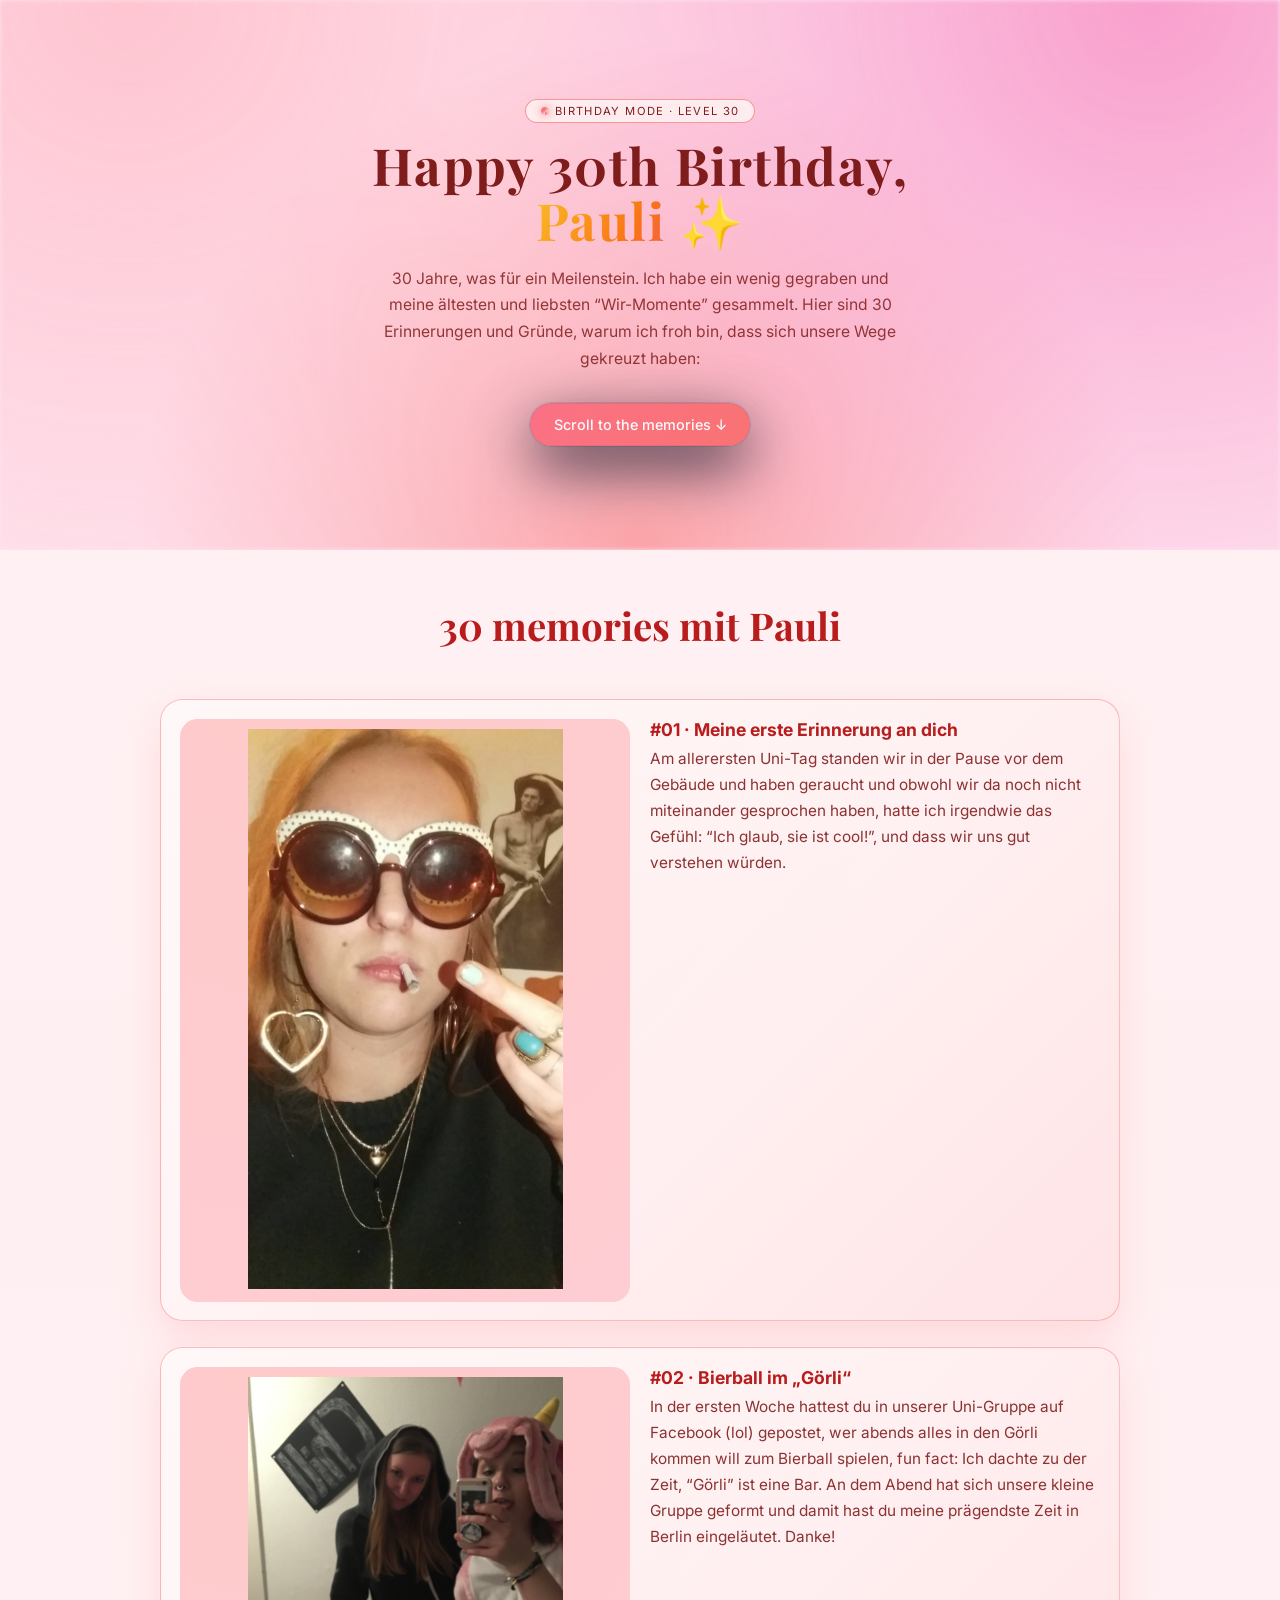
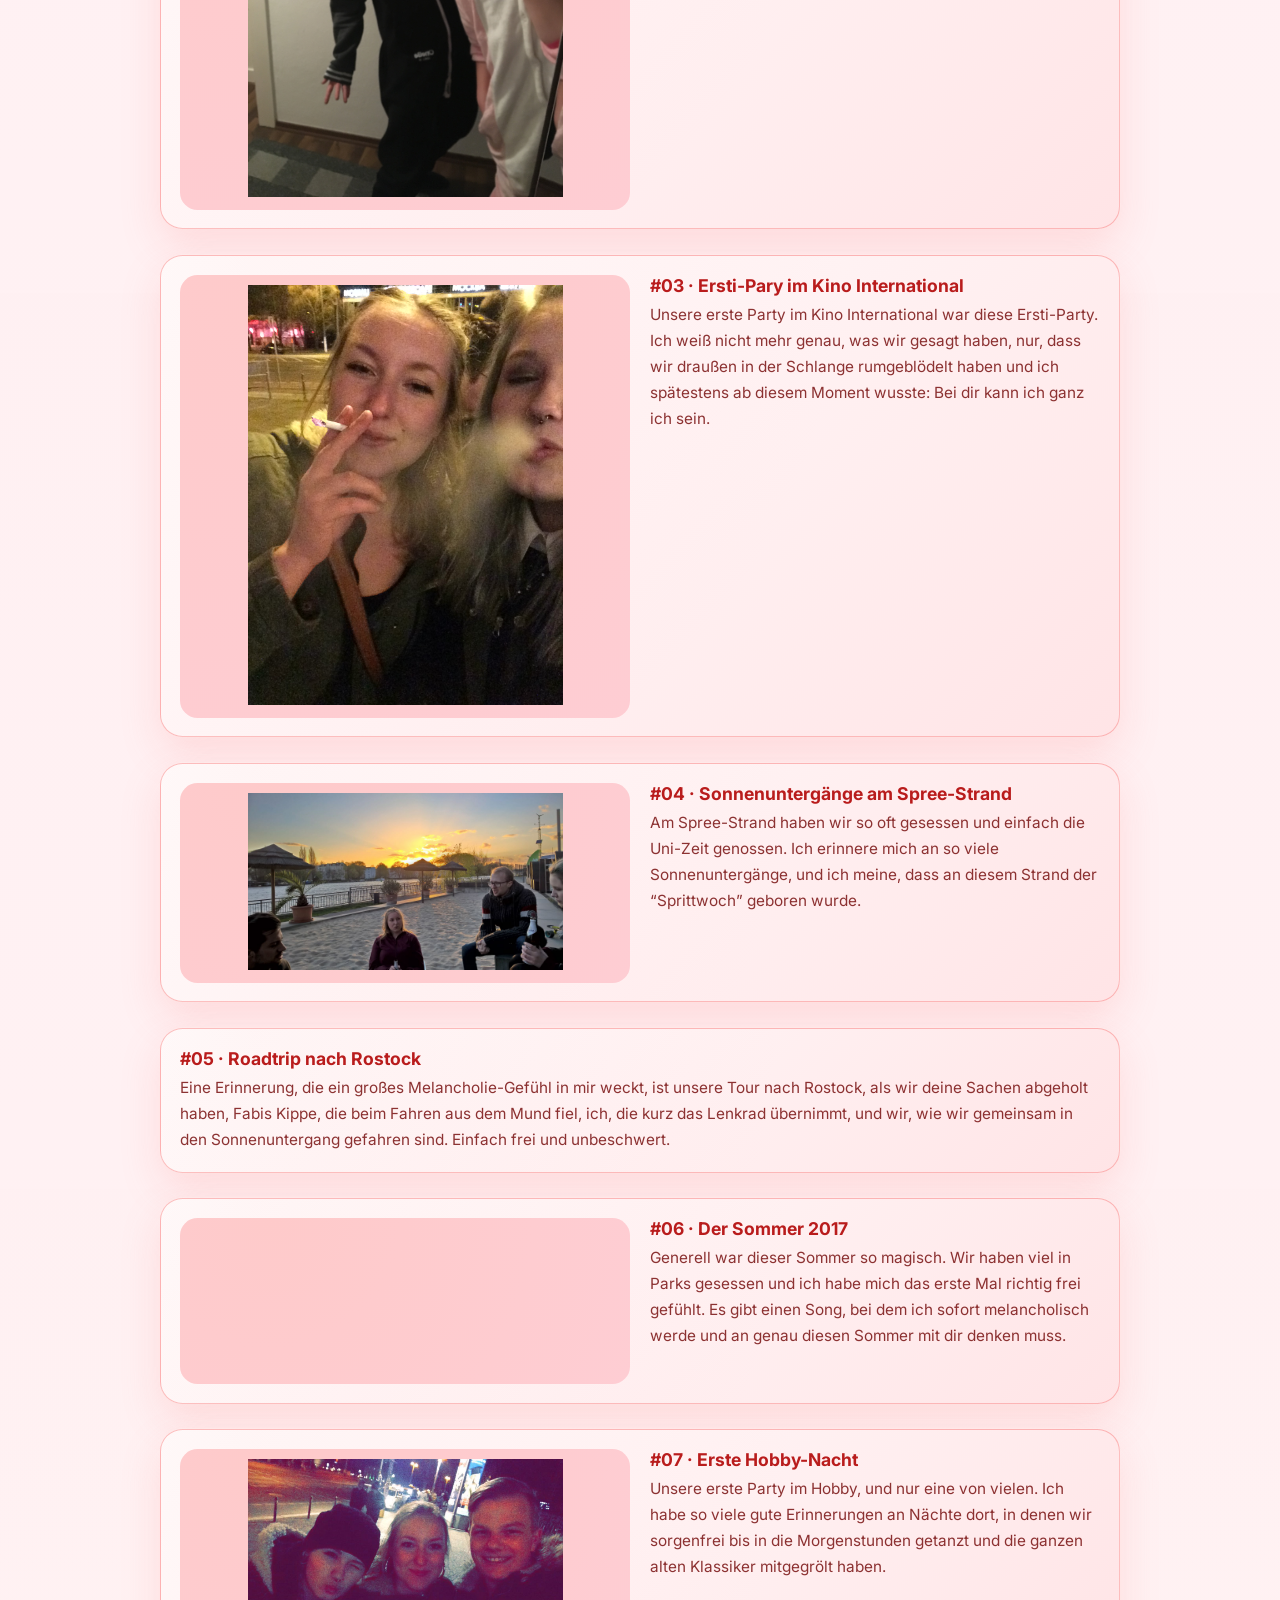
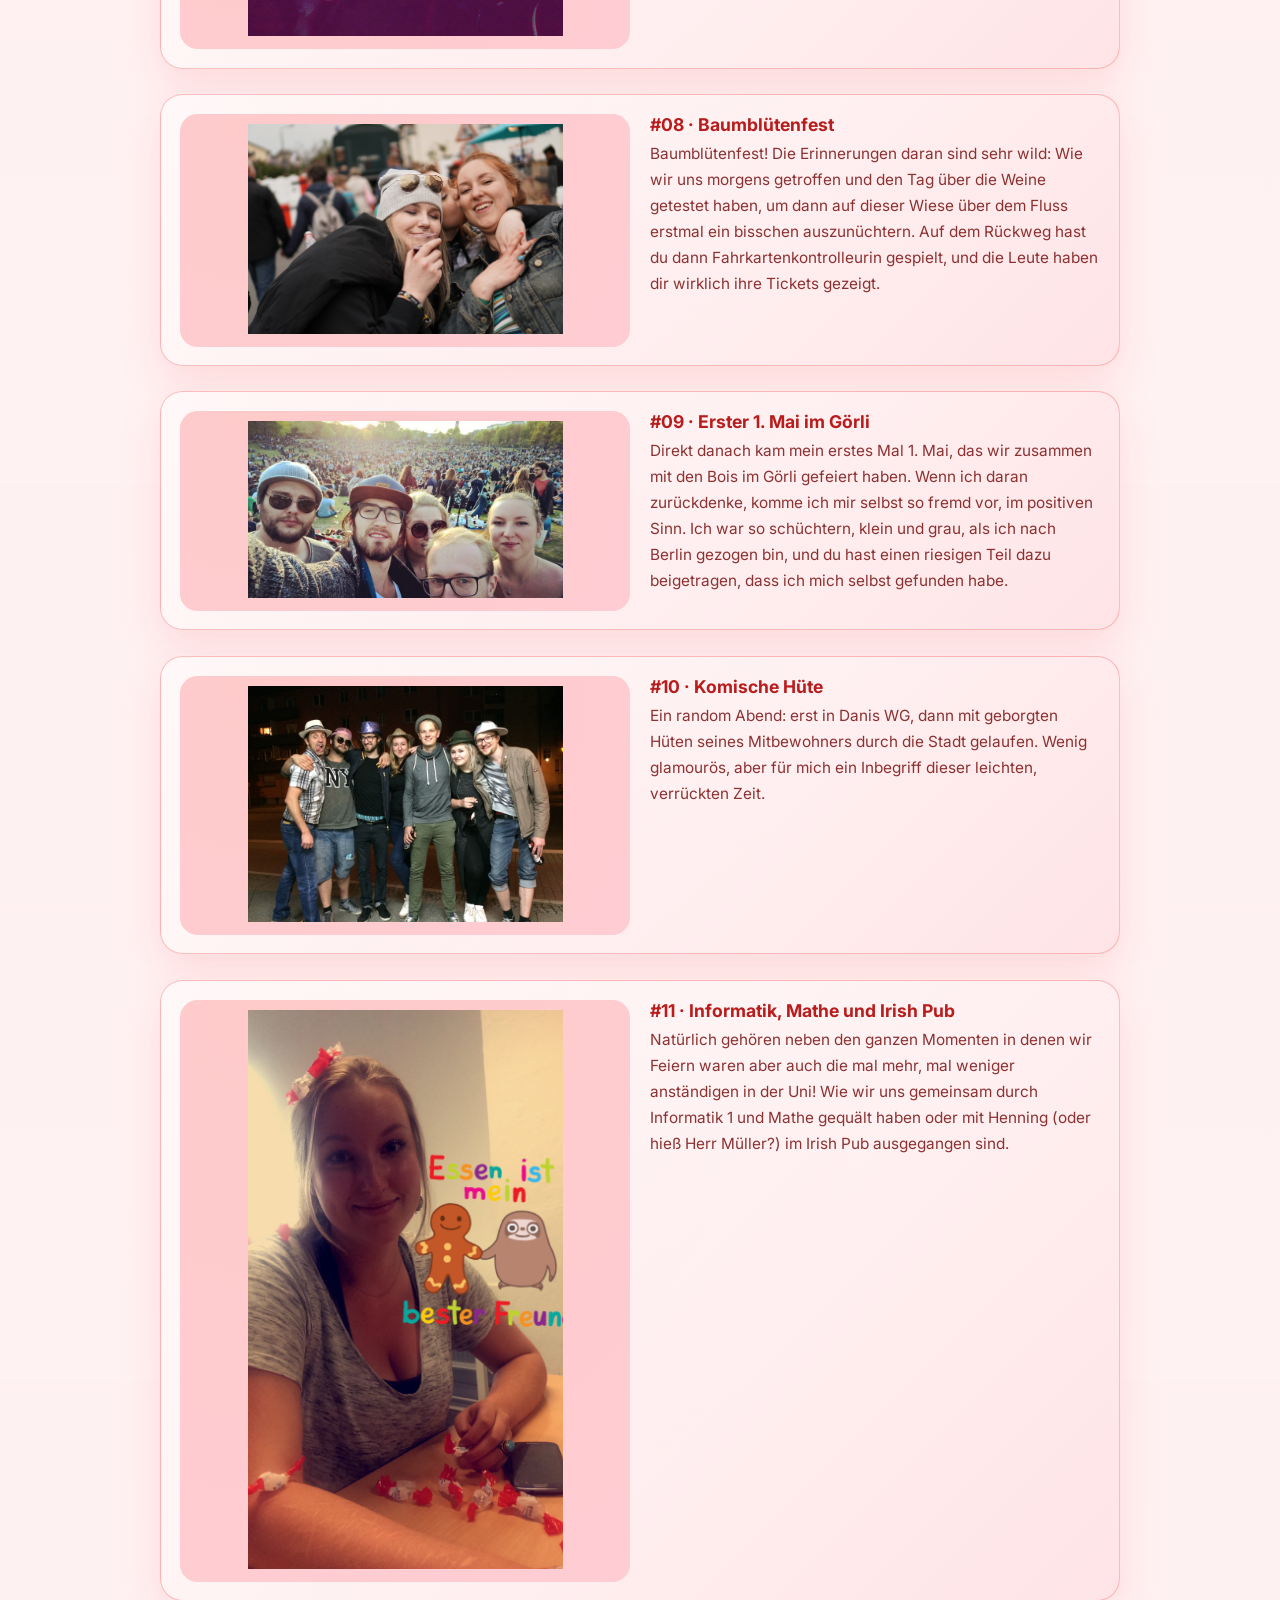
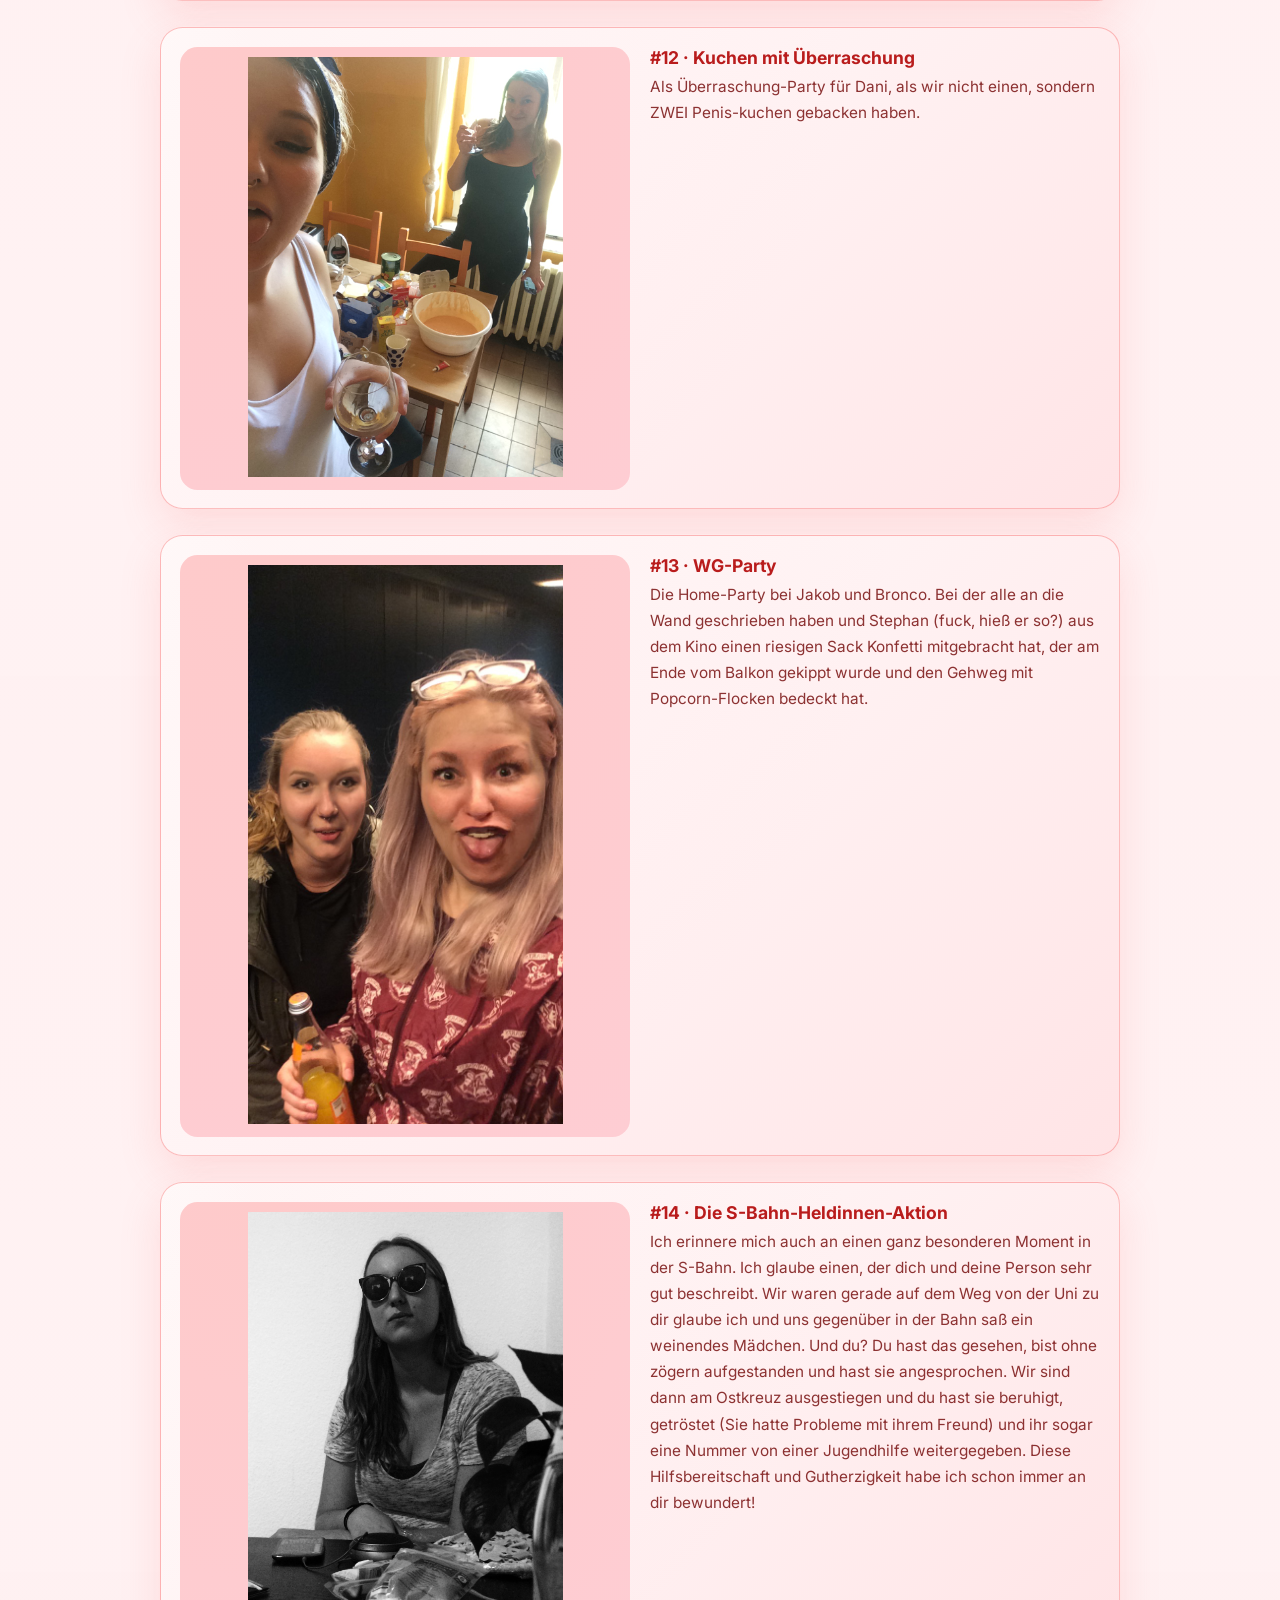
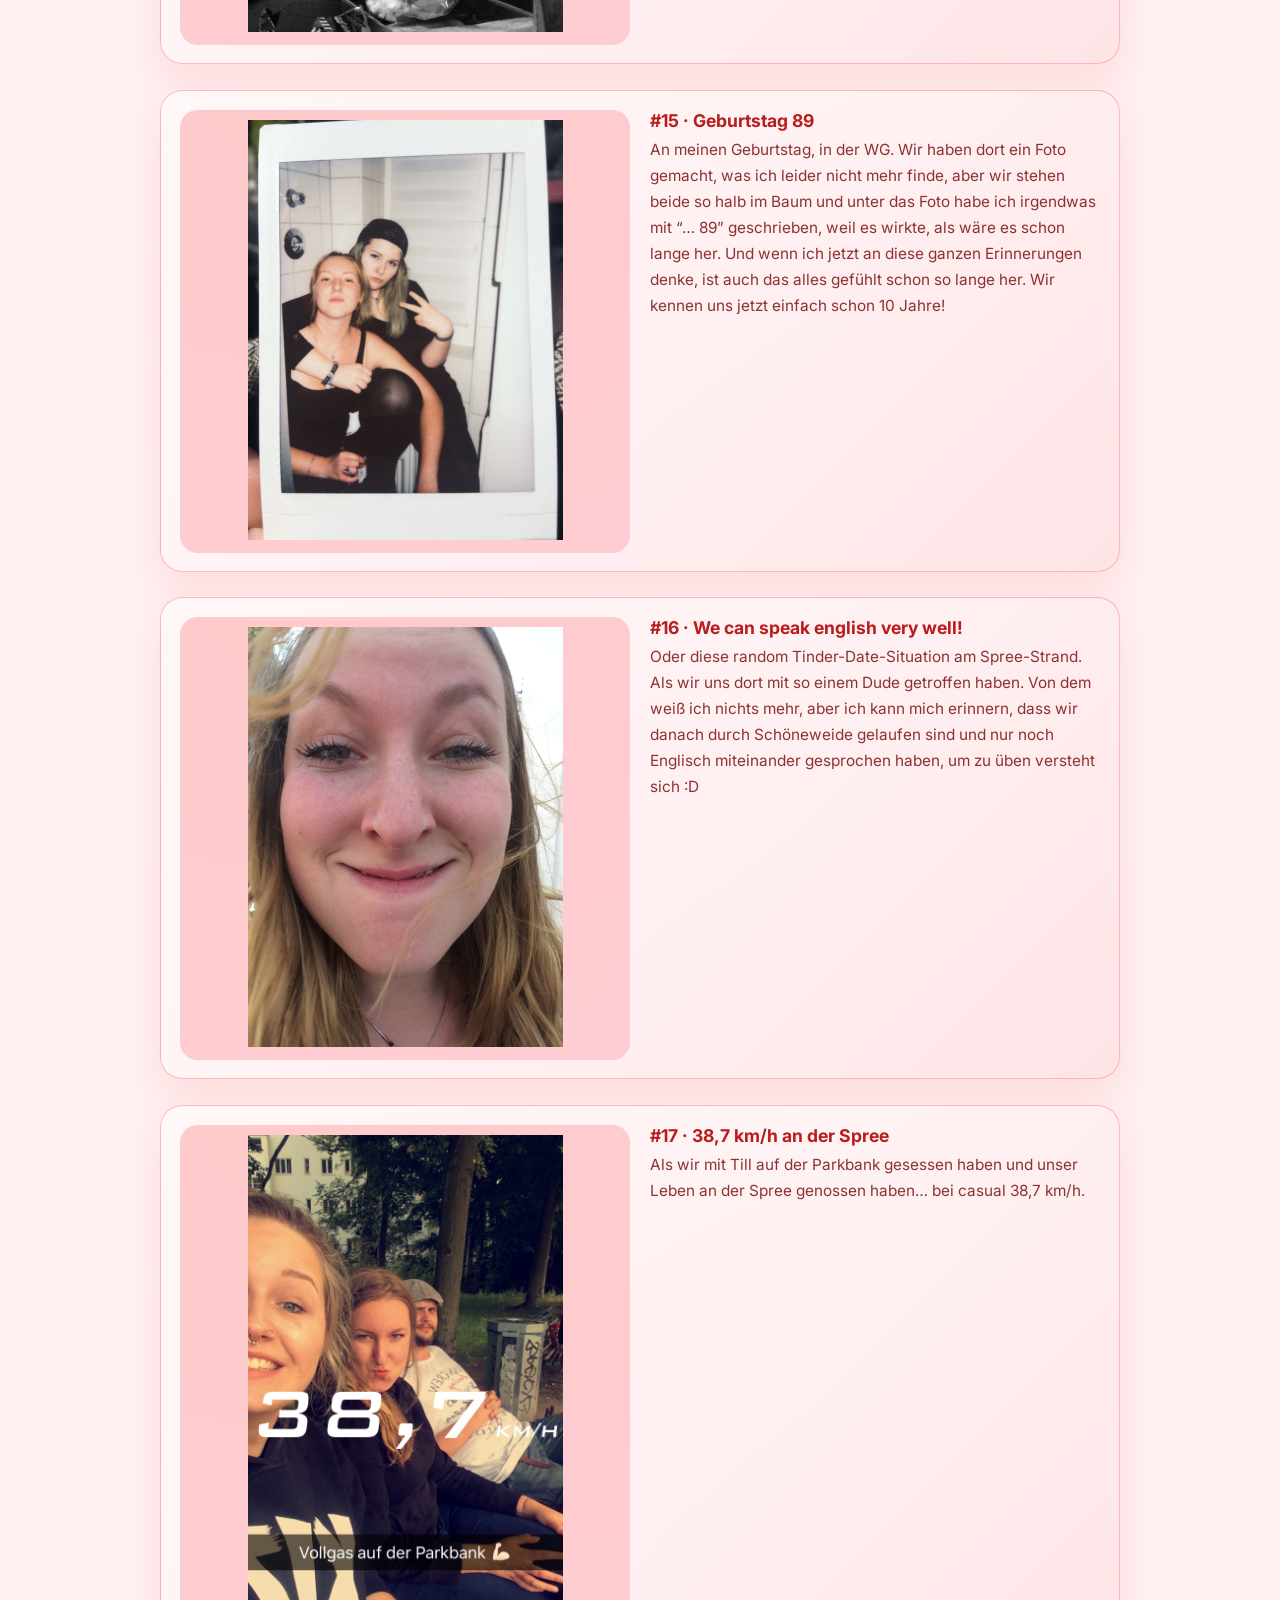
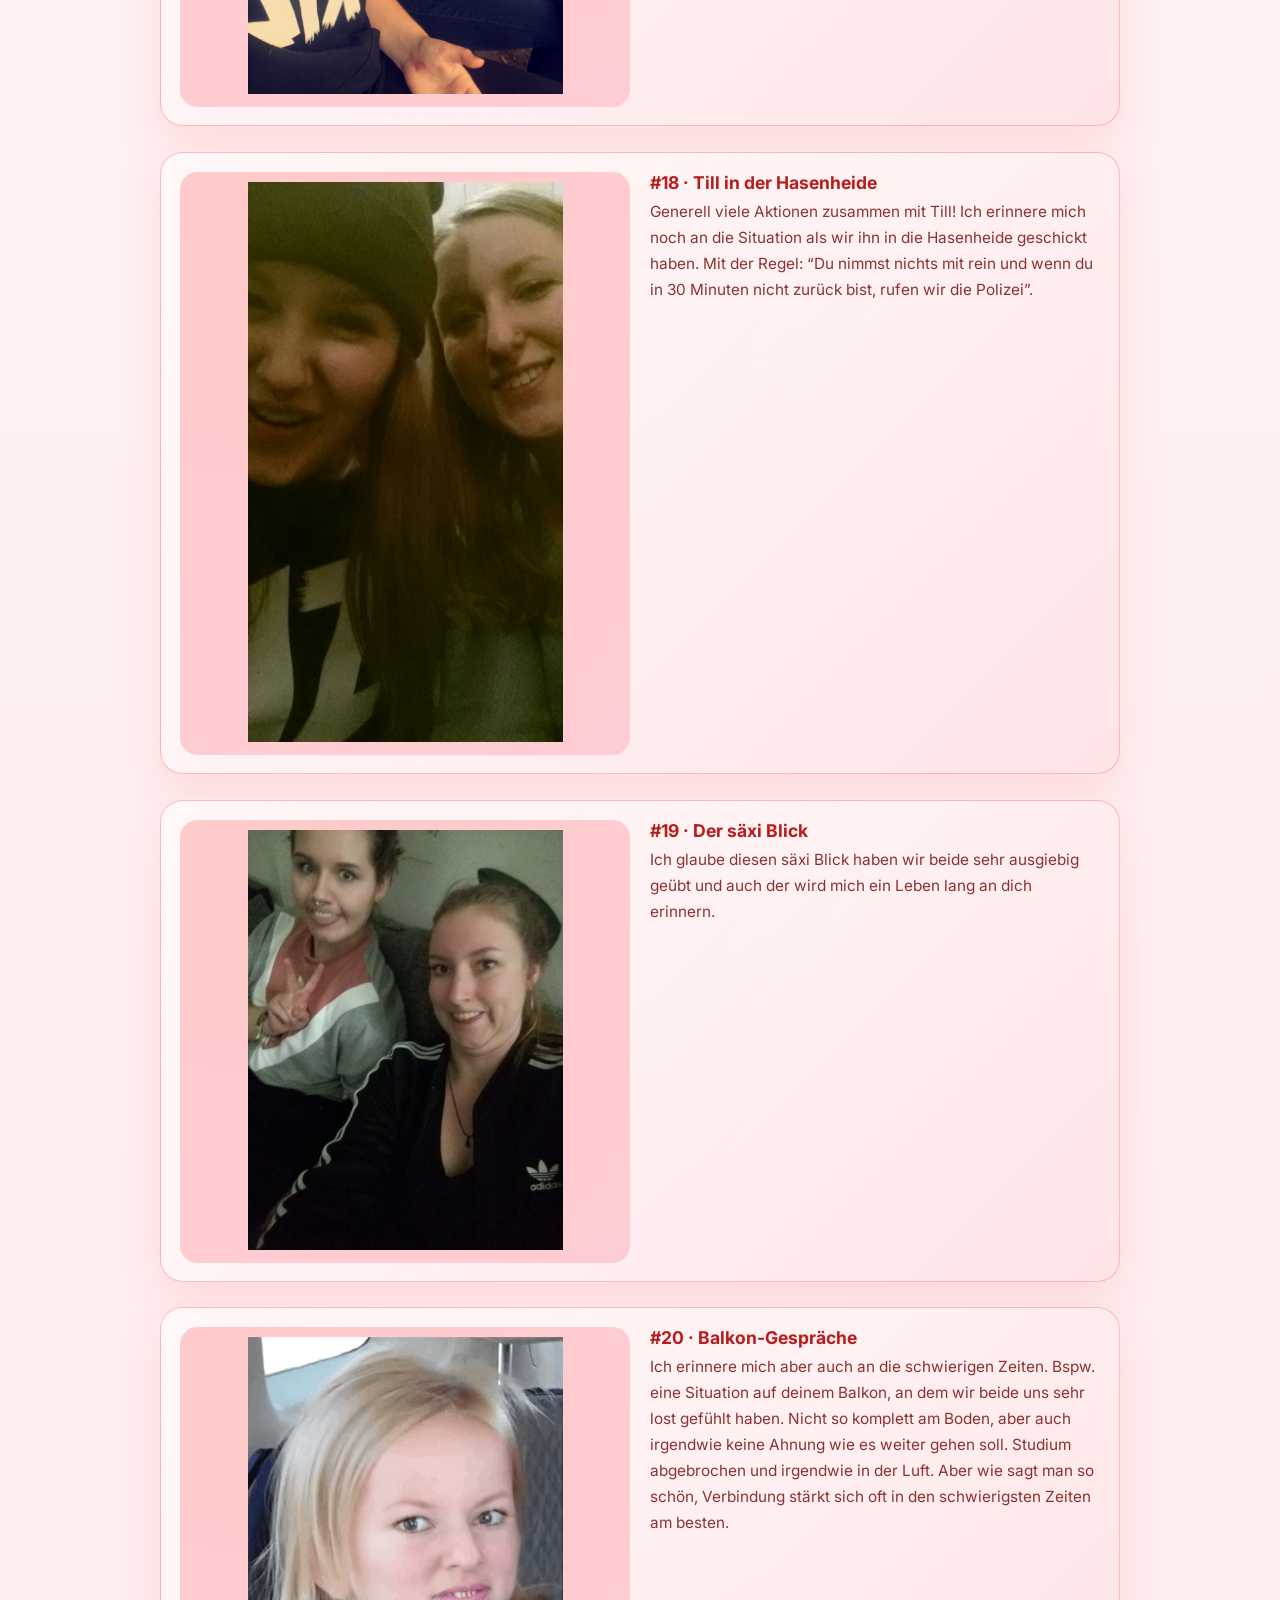
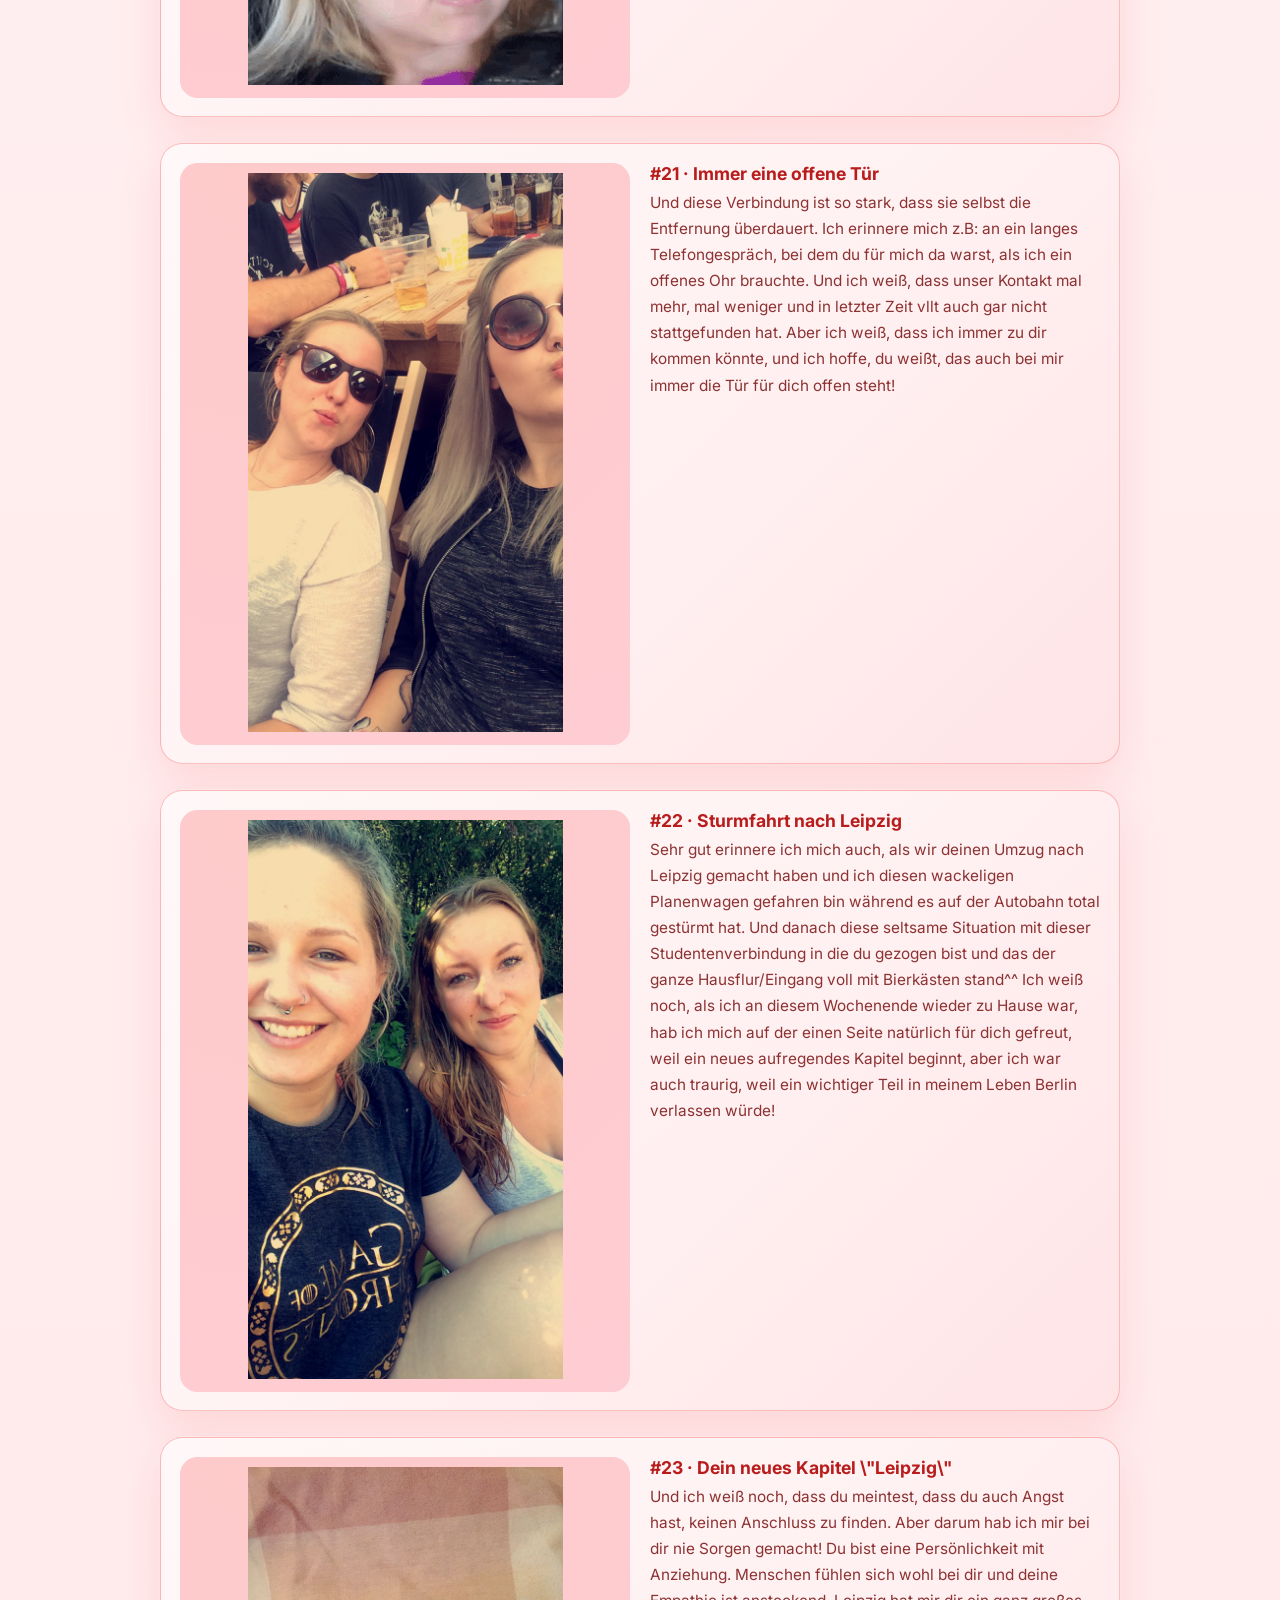
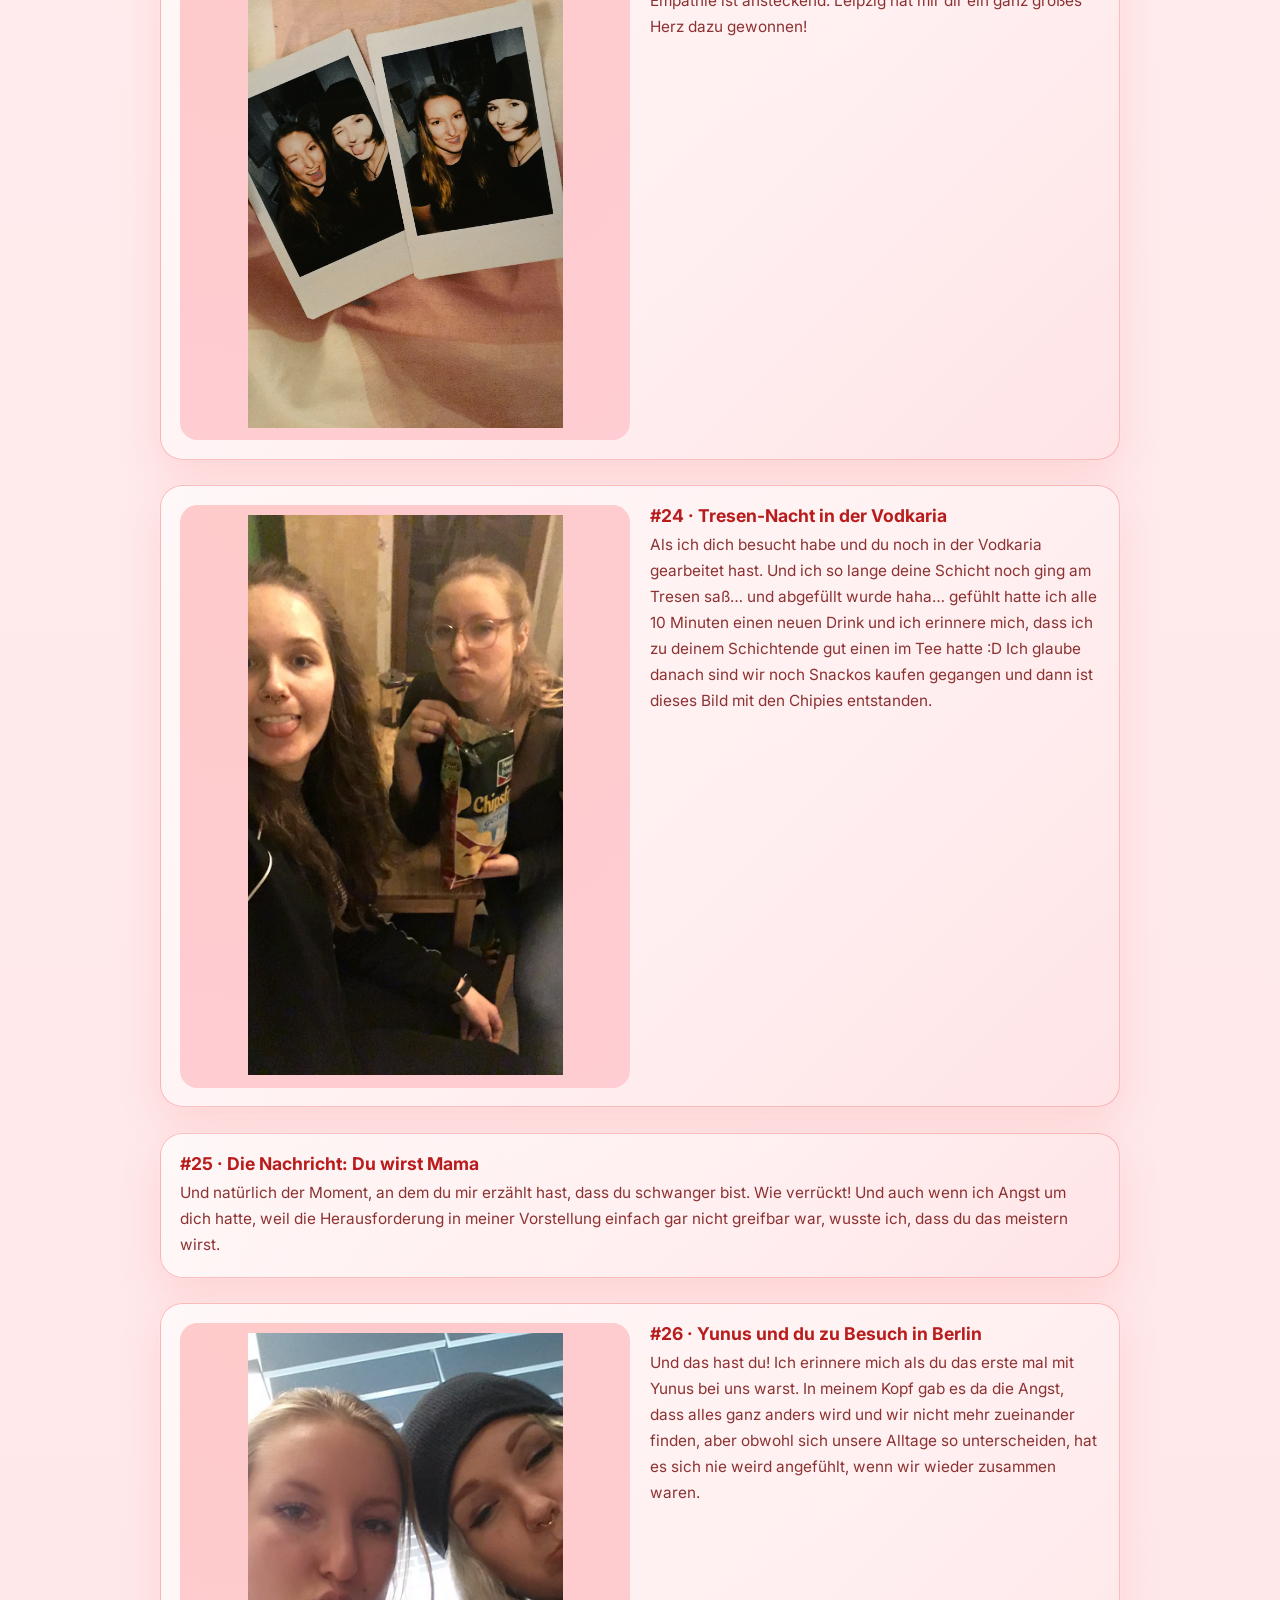
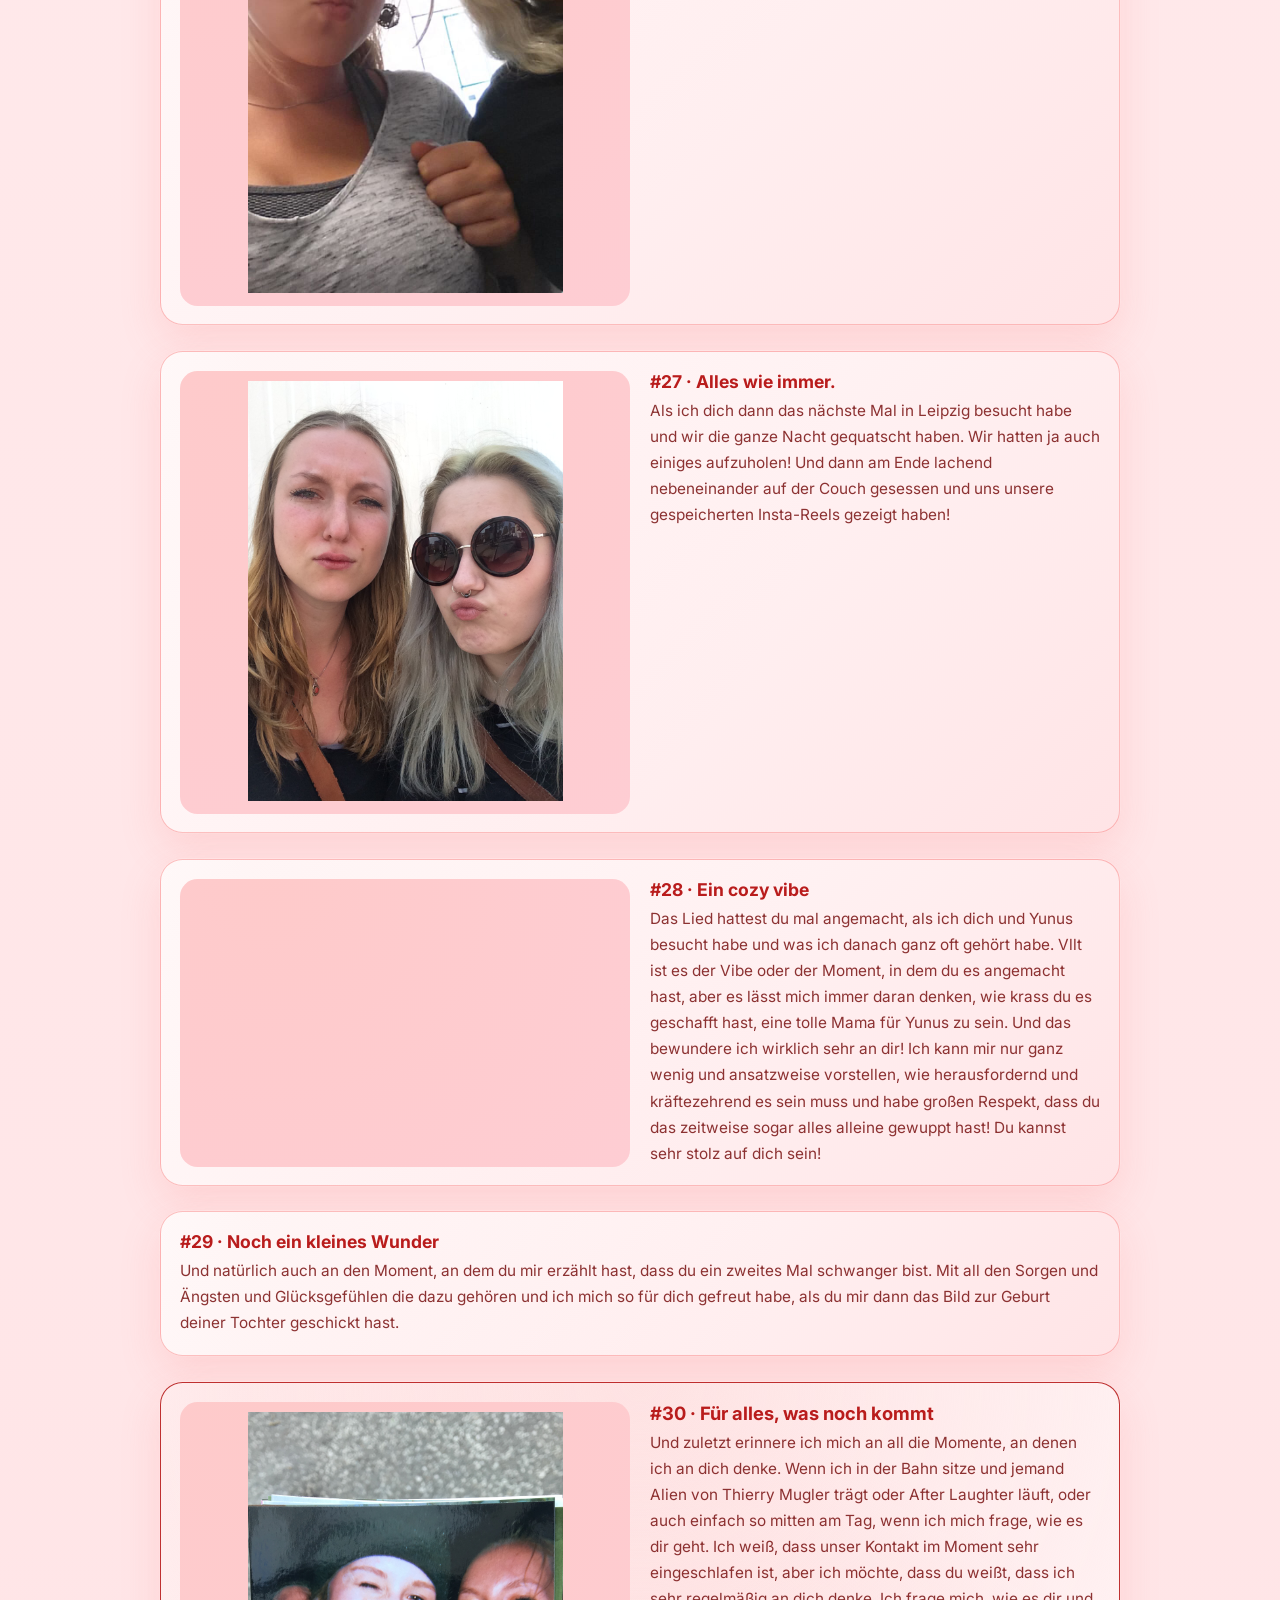
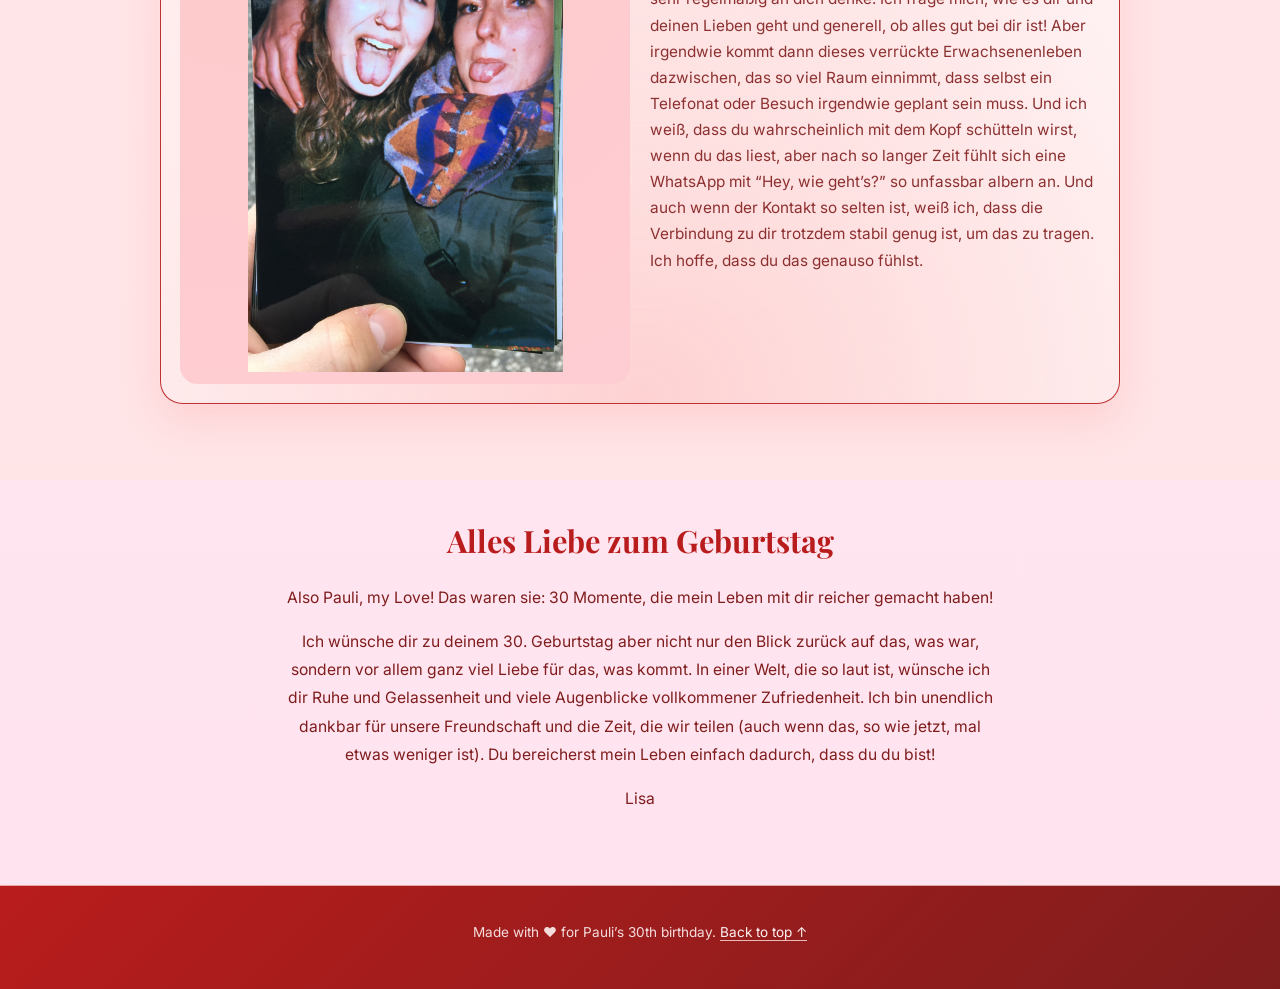
<file: pauli/index.html>
<!DOCTYPE html>
<html lang="en">
  <head>
    <meta charset="UTF-8" />
    <meta name="viewport" content="width=device-width, initial-scale=1.0" />
    <title>Happy 30th Birthday, Pauli 🎉</title>
    <link rel="stylesheet" href="styles.css" />
    <link rel="preconnect" href="https://fonts.googleapis.com" />
    <link rel="preconnect" href="https://fonts.gstatic.com" crossorigin />
    <link
      href="https://fonts.googleapis.com/css2?family=Playfair+Display:wght@500;700&family=Inter:wght@300;400;500;600&display=swap"
      rel="stylesheet"
    />
  </head>
  <body>
    <div class="intro-screen" aria-hidden="true">
      <div class="intro-inner">
        <div class="intro-gift-shadow"></div>
        <div class="intro-gift">
          <div class="intro-gift-box">
            <div class="intro-gift-ribbon intro-gift-ribbon--vertical"></div>
            <div class="intro-gift-ribbon intro-gift-ribbon--horizontal"></div>
          </div>
          <div class="intro-gift-lid">
            <div class="intro-gift-lid-top"></div>
            <div class="intro-gift-bow"></div>
          </div>
        </div>
      </div>
    </div>

    <div class="page-gradient"></div>

    <div class="site-shell">
      <header class="hero" id="top">
        <div class="hero-bg-orbit"></div>
        <div class="hero-confetti">
          <!-- simple confetti pieces -->
          <span></span><span></span><span></span><span></span><span></span>
          <span></span><span></span><span></span><span></span><span></span>
          <span></span><span></span><span></span><span></span><span></span>
          <span></span><span></span><span></span><span></span><span></span>
          <span></span><span></span><span></span><span></span><span></span>
          <span></span><span></span><span></span><span></span><span></span>
        </div>
        <div class="hero-inner">
          <div class="hero-text">
            <p class="hero-pill">Birthday mode · Level 30</p>
            <h1>
              Happy 30th Birthday,<br />
              <span class="hero-name">Pauli</span> ✨
            </h1>
            <p class="hero-subtitle">
              30 Jahre, was für ein Meilenstein. Ich habe ein wenig gegraben und
              meine ältesten und liebsten “Wir-Momente” gesammelt. Hier sind 30
              Erinnerungen und Gründe, warum ich froh bin, dass sich unsere Wege
              gekreuzt haben:
            </p>
            <a href="#memories" class="hero-cta">Scroll to the memories ↓</a>
          </div>
        </div>
      </header>

      <main>
        <section class="memories" id="memories">
          <div class="memories-header">
            <h2>30 memories mit Pauli</h2>
          </div>

          <div class="memories-grid">
          <!-- 1 -->
          <article class="memory memory--has-image">
            <div class="memory-media">
              <img src="images/1.JPG" alt="Erinnerung 1" />
            </div>
            <div class="memory-content">
              <h3>#01 · Meine erste Erinnerung an dich</h3>
              <p>
                Am allerersten Uni-Tag standen wir in der Pause vor dem Gebäude und haben geraucht und obwohl wir da noch nicht miteinander gesprochen haben, hatte ich irgendwie das Gefühl: “Ich glaub, sie ist cool!”, und dass wir uns gut verstehen würden.
              </p>
            </div>
          </article>

          <!-- 2 -->
          <article class="memory memory--has-image">
            <div class="memory-media">
              <img src="images/2.JPG" alt="Erinnerung 2" />
            </div>
            <div class="memory-content">
              <h3>#02 · Bierball im „Görli“</h3>
              <p>
                In der ersten Woche hattest du in unserer Uni-Gruppe auf Facebook (lol) gepostet, wer abends alles in den Görli kommen will zum Bierball spielen, fun fact: Ich dachte zu der Zeit, “Görli” ist eine Bar. An dem Abend hat sich unsere kleine Gruppe geformt und damit hast du meine prägendste Zeit in Berlin eingeläutet. Danke!
              </p>
            </div>
          </article>

          <!-- 3 -->
          <article class="memory memory--has-image">
            <div class="memory-media">
              <img src="images/3.JPG" alt="Erinnerung 3" />
            </div>
            <div class="memory-content">
              <h3>#03 · Ersti-Pary im Kino International</h3>
              <p>
                Unsere erste Party im Kino International war diese Ersti-Party. Ich weiß nicht mehr genau, was wir gesagt haben, nur, dass wir draußen in der Schlange rumgeblödelt haben und ich spätestens ab diesem Moment wusste: Bei dir kann ich ganz ich sein.
              </p>
            </div>
          </article>

          <!-- 4 -->
          <article class="memory memory--has-image">
            <div class="memory-media">
              <img src="images/4.JPG" alt="Erinnerung 4" />
            </div>
            <div class="memory-content">
              <h3>#04 · Sonnenuntergänge am Spree-Strand</h3>
              <p>
                Am Spree-Strand haben wir so oft gesessen und einfach die Uni-Zeit genossen. Ich erinnere mich an so viele Sonnenuntergänge, und ich meine, dass an diesem Strand der “Sprittwoch” geboren wurde.
              </p>
            </div>
          </article>

          <!-- 5 -->
          <article class="memory">
            <div class="memory-content">
              <h3>#05 · Roadtrip nach Rostock</h3>
              <p>
                Eine Erinnerung, die ein großes Melancholie-Gefühl in mir weckt, ist unsere Tour nach Rostock, als wir deine Sachen abgeholt haben, Fabis Kippe, die beim Fahren aus dem Mund fiel, ich, die kurz das Lenkrad übernimmt, und wir, wie wir gemeinsam in den Sonnenuntergang gefahren sind. Einfach frei und unbeschwert.
              </p>
            </div>
          </article>

          <!-- 6 -->
          <article class="memory memory--has-image">
            <div class="memory-media">
              <iframe
                title="SoundCloud Player für Erinnerung 6"
                height="166"
                scrolling="no"
                frameborder="no"
                allow="autoplay"
                src="https://w.soundcloud.com/player/?url=https%3A//soundcloud.com/wearegalantis/no-money-ultra-edit-126-bpm-1&color=%23fb7185&auto_play=false&hide_related=false&show_comments=false&show_user=true&show_reposts=false&show_teaser=true&visual=true"
              ></iframe>
            </div>
            <div class="memory-content">
              <h3>#06 · Der Sommer 2017</h3>
              <p>
                Generell war dieser Sommer so magisch. Wir haben viel in Parks gesessen und ich habe mich das erste Mal richtig frei gefühlt. Es gibt einen Song, bei dem ich sofort melancholisch werde und an genau diesen Sommer mit dir denken muss.
              </p>
            </div>
          </article>

          <!-- 7 -->
          <article class="memory memory--has-image">
            <div class="memory-media">
              <img src="images/7.JPG" alt="Erinnerung 7" />
            </div>
            <div class="memory-content">
              <h3>#07 · Erste Hobby-Nacht</h3>
              <p>
                Unsere erste Party im Hobby, und nur eine von vielen. Ich habe so viele gute Erinnerungen an Nächte dort, in denen wir sorgenfrei bis in die Morgenstunden getanzt und die ganzen alten Klassiker mitgegrölt haben.
              </p>
            </div>
          </article>

          <!-- 8 -->
          <article class="memory memory--has-image">
            <div class="memory-media">
              <img src="images/8.JPG" alt="Erinnerung 8" />
            </div>
            <div class="memory-content">
              <h3>#08 · Baumblütenfest</h3>
              <p>
                Baumblütenfest! Die Erinnerungen daran sind sehr wild: Wie wir uns morgens getroffen und den Tag über die Weine getestet haben, um dann auf dieser Wiese über dem Fluss erstmal ein bisschen auszunüchtern. Auf dem Rückweg hast du dann Fahrkartenkontrolleurin gespielt, und die Leute haben dir wirklich ihre Tickets gezeigt.
              </p>
            </div>
          </article>

          <!-- 9 -->
          <article class="memory memory--has-image">
            <div class="memory-media">
              <img src="images/9.jpg" alt="Erinnerung 9" />
            </div>
            <div class="memory-content">
              <h3>#09 · Erster 1. Mai im Görli</h3>
              <p>
                Direkt danach kam mein erstes Mal 1. Mai, das wir zusammen mit den Bois im Görli gefeiert haben. Wenn ich daran zurückdenke, komme ich mir selbst so fremd vor, im positiven Sinn. Ich war so schüchtern, klein und grau, als ich nach Berlin gezogen bin, und du hast einen riesigen Teil dazu beigetragen, dass ich mich selbst gefunden habe.
              </p>
            </div>
          </article>

          <!-- 10 -->
          <article class="memory memory--has-image">
            <div class="memory-media">
              <img src="images/10.JPG" alt="Erinnerung 10" />
            </div>
            <div class="memory-content">
              <h3>#10 · Komische Hüte</h3>
              <p>
                Ein random Abend: erst in Danis WG, dann mit geborgten Hüten seines Mitbewohners durch die Stadt gelaufen. Wenig glamourös, aber für mich ein Inbegriff dieser leichten, verrückten Zeit.
              </p>
            </div>
          </article>

          <!-- 11 -->
          <article class="memory memory--has-image">
            <div class="memory-media">
              <img src="images/11.JPG" alt="Erinnerung 11" />
            </div>
            <div class="memory-content">
              <h3>#11 · Informatik, Mathe und Irish Pub</h3>
              <p>
                Natürlich gehören neben den ganzen Momenten in denen wir Feiern waren aber
                auch die mal mehr, mal weniger anständigen in der Uni! Wie wir uns gemeinsam
                durch Informatik 1 und Mathe gequält haben oder mit Henning (oder hieß Herr
                Müller?) im Irish Pub ausgegangen sind.
              </p>
            </div>
          </article>

          <!-- 12 -->
          <article class="memory memory--has-image">
            <div class="memory-media">
              <img src="images/12.JPG" alt="Erinnerung 12" />
            </div>
            <div class="memory-content">
              <h3>#12 · Kuchen mit Überraschung</h3>
              <p>
                Als Überraschung-Party für Dani, als wir nicht einen, sondern ZWEI
                Penis-kuchen gebacken haben.
              </p>
            </div>
          </article>

          <!-- 13 -->
          <article class="memory memory--has-image">
            <div class="memory-media">
              <img src="images/13.JPG" alt="Erinnerung 13" />
            </div>
            <div class="memory-content">
              <h3>#13 · WG-Party</h3>
              <p>
                Die Home-Party bei Jakob und Bronco. Bei der alle an die Wand geschrieben
                haben und Stephan (fuck, hieß er so?) aus dem Kino einen riesigen Sack
                Konfetti mitgebracht hat, der am Ende vom Balkon gekippt wurde und den
                Gehweg mit Popcorn-Flocken bedeckt hat.
              </p>
            </div>
          </article>

          <!-- 14 -->
          <article class="memory memory--has-image">
            <div class="memory-media">
              <img src="images/14.jpg" alt="Erinnerung 14" />
            </div>
            <div class="memory-content">
              <h3>#14 · Die S-Bahn-Heldinnen-Aktion</h3>
              <p>
                Ich erinnere mich auch an einen ganz besonderen Moment in der S-Bahn. Ich
                glaube einen, der dich und deine Person sehr gut beschreibt. Wir waren
                gerade auf dem Weg von der Uni zu dir glaube ich und uns gegenüber in der
                Bahn saß ein weinendes Mädchen. Und du? Du hast das gesehen, bist ohne
                zögern aufgestanden und hast sie angesprochen. Wir sind dann am Ostkreuz
                ausgestiegen und du hast sie beruhigt, getröstet (Sie hatte Probleme mit
                ihrem Freund) und ihr sogar eine Nummer von einer Jugendhilfe
                weitergegeben. Diese Hilfsbereitschaft und Gutherzigkeit habe ich schon
                immer an dir bewundert!
              </p>
            </div>
          </article>

          <!-- 15 -->
          <article class="memory memory--has-image">
            <div class="memory-media">
              <img src="images/15.JPG" alt="Erinnerung 15" />
            </div>
            <div class="memory-content">
              <h3>#15 · Geburtstag 89</h3>
              <p>
                An meinen Geburtstag, in der WG. Wir haben dort ein Foto gemacht, was ich
                leider nicht mehr finde, aber wir stehen beide so halb im Baum und unter
                das Foto habe ich irgendwas mit “… 89” geschrieben, weil es wirkte, als
                wäre es schon lange her. Und wenn ich jetzt an diese ganzen Erinnerungen
                denke, ist auch das alles gefühlt schon so lange her. Wir kennen uns jetzt
                einfach schon 10 Jahre!
              </p>
            </div>
          </article>

          <!-- 16 -->
          <article class="memory memory--has-image">
            <div class="memory-media">
              <img src="images/16.JPG" alt="Erinnerung 16" />
            </div>
            <div class="memory-content">
              <h3>#16 · We can speak english very well!</h3>
              <p>
                Oder diese random Tinder-Date-Situation am Spree-Strand. Als wir uns dort
                mit so einem Dude getroffen haben. Von dem weiß ich nichts mehr, aber ich
                kann mich erinnern, dass wir danach durch Schöneweide gelaufen sind und
                nur noch Englisch miteinander gesprochen haben, um zu üben versteht sich :D
              </p>
            </div>
          </article>

          <!-- 17 -->
          <article class="memory memory--has-image">
            <div class="memory-media">
              <img src="images/17.JPG" alt="Erinnerung 17" />
            </div>
            <div class="memory-content">
              <h3>#17 · 38,7 km/h an der Spree</h3>
              <p>
                Als wir mit Till auf der Parkbank gesessen haben und unser Leben an der
                Spree genossen haben… bei casual 38,7 km/h.
              </p>
            </div>
          </article>

          <!-- 18 -->
          <article class="memory memory--has-image">
            <div class="memory-media">
              <img src="images/18.JPG" alt="Erinnerung 18" />
            </div>
            <div class="memory-content">
              <h3>#18 · Till in der Hasenheide</h3>
              <p>
                Generell viele Aktionen zusammen mit Till! Ich erinnere mich noch an die
                Situation als wir ihn in die Hasenheide geschickt haben. Mit der Regel:
                “Du nimmst nichts mit rein und wenn du in 30 Minuten nicht zurück bist,
                rufen wir die Polizei”.
              </p>
            </div>
          </article>

          <!-- 19 -->
          <article class="memory memory--has-image">
            <div class="memory-media">
              <img src="images/19.JPG" alt="Erinnerung 19" />
            </div>
            <div class="memory-content">
              <h3>#19 · Der säxi Blick</h3>
              <p>
                Ich glaube diesen säxi Blick haben wir beide sehr ausgiebig geübt und auch
                der wird mich ein Leben lang an dich erinnern.
              </p>
            </div>
          </article>

          <!-- 20 -->
          <article class="memory memory--has-image">
            <div class="memory-media">
              <img src="images/20.GIF" alt="Erinnerung 20" />
            </div>
            <div class="memory-content">
              <h3>#20 · Balkon-Gespräche</h3>
              <p>
                Ich erinnere mich aber auch an die schwierigen Zeiten. Bspw. eine
                Situation auf deinem Balkon, an dem wir beide uns sehr lost gefühlt haben.
                Nicht so komplett am Boden, aber auch irgendwie keine Ahnung wie es weiter
                gehen soll. Studium abgebrochen und irgendwie in der Luft. Aber wie sagt
                man so schön, Verbindung stärkt sich oft in den schwierigsten Zeiten am
                besten.
              </p>
            </div>
          </article>

          <!-- 21 -->
          <article class="memory memory--has-image">
            <div class="memory-media">
              <img src="images/21.JPG" alt="Erinnerung 21" />
            </div>
            <div class="memory-content">
              <h3>#21 · Immer eine offene Tür</h3>
              <p>
                Und diese Verbindung ist so stark, dass sie selbst die Entfernung
                überdauert. Ich erinnere mich z.B: an ein langes Telefongespräch, bei dem
                du für mich da warst, als ich ein offenes Ohr brauchte. Und ich weiß,
                dass unser Kontakt mal mehr, mal weniger und in letzter Zeit vllt auch gar
                nicht stattgefunden hat. Aber ich weiß, dass ich immer zu dir kommen
                könnte, und ich hoffe, du weißt, das auch bei mir immer die Tür für dich
                offen steht!
              </p>
            </div>
          </article>

          <!-- 22 -->
          <article class="memory memory--has-image">
            <div class="memory-media">
              <img src="images/22.JPG" alt="Erinnerung 22" />
            </div>
            <div class="memory-content">
              <h3>#22 · Sturmfahrt nach Leipzig</h3>
              <p>
                Sehr gut erinnere ich mich auch, als wir deinen Umzug nach Leipzig gemacht
                haben und ich diesen wackeligen Planenwagen gefahren bin während es auf
                der Autobahn total gestürmt hat. Und danach diese seltsame Situation mit
                dieser Studentenverbindung in die du gezogen bist und das der ganze
                Hausflur/Eingang voll mit Bierkästen stand^^ Ich weiß noch, als ich an
                diesem Wochenende wieder zu Hause war, hab ich mich auf der einen Seite
                natürlich für dich gefreut, weil ein neues aufregendes Kapitel beginnt,
                aber ich war auch traurig, weil ein wichtiger Teil in meinem Leben Berlin
                verlassen würde!
              </p>
            </div>
          </article>

          <!-- 23 -->
          <article class="memory memory--has-image">
            <div class="memory-media">
              <img src="images/23.JPG" alt="Erinnerung 23" />
            </div>
            <div class="memory-content">
              <h3>#23 · Dein neues Kapitel \"Leipzig\"</h3>
              <p>
                Und ich weiß noch, dass du meintest, dass du auch Angst hast, keinen
                Anschluss zu finden. Aber darum hab ich mir bei dir nie Sorgen gemacht!
                Du bist eine Persönlichkeit mit Anziehung. Menschen fühlen sich wohl bei
                dir und deine Empathie ist ansteckend. Leipzig hat mir dir ein ganz
                großes Herz dazu gewonnen!
              </p>
            </div>
          </article>

          <!-- 24 -->
          <article class="memory memory--has-image">
            <div class="memory-media">
              <img src="images/24.JPG" alt="Erinnerung 24" />
            </div>
            <div class="memory-content">
              <h3>#24 · Tresen-Nacht in der Vodkaria</h3>
              <p>
                Als ich dich besucht habe und du noch in der Vodkaria gearbeitet hast.
                Und ich so lange deine Schicht noch ging am Tresen saß… und abgefüllt
                wurde haha… gefühlt hatte ich alle 10 Minuten einen neuen Drink und ich
                erinnere mich, dass ich zu deinem Schichtende gut einen im Tee hatte :D
                Ich glaube danach sind wir noch Snackos kaufen gegangen und dann ist
                dieses Bild mit den Chipies entstanden.
              </p>
            </div>
          </article>

          <!-- 25 -->
          <article class="memory">
            <div class="memory-content">
              <h3>#25 · Die Nachricht: Du wirst Mama</h3>
              <p>
                Und natürlich der Moment, an dem du mir erzählt hast, dass du schwanger
                bist. Wie verrückt! Und auch wenn ich Angst um dich hatte, weil die
                Herausforderung in meiner Vorstellung einfach gar nicht greifbar war,
                wusste ich, dass du das meistern wirst.
              </p>
            </div>
          </article>

          <!-- 26 -->
          <article class="memory memory--has-image">
            <div class="memory-media">
              <img src="images/26.JPG" alt="Erinnerung 26" />
            </div>
            <div class="memory-content">
              <h3>#26 · Yunus und du zu Besuch in Berlin</h3>
              <p>
                Und das hast du! Ich erinnere mich als du das erste mal mit Yunus bei uns
                warst. In meinem Kopf gab es da die Angst, dass alles ganz anders wird
                und wir nicht mehr zueinander finden, aber obwohl sich unsere Alltage so
                unterscheiden, hat es sich nie weird angefühlt, wenn wir wieder zusammen
                waren.
              </p>
            </div>
          </article>

          <!-- 27 -->
          <article class="memory memory--has-image">
            <div class="memory-media">
              <img src="images/27.JPG" alt="Erinnerung 27" />
            </div>
            <div class="memory-content">
              <h3>#27 · Alles wie immer.</h3>
              <p>
                Als ich dich dann das nächste Mal in Leipzig besucht habe und wir die
                ganze Nacht gequatscht haben. Wir hatten ja auch einiges aufzuholen! Und
                dann am Ende lachend nebeneinander auf der Couch gesessen und uns unsere
                gespeicherten Insta-Reels gezeigt haben!
              </p>
            </div>
          </article>

          <!-- 28 -->
          <article class="memory memory--has-image">
            <div class="memory-media">
              <iframe
                title="SoundCloud Player für Erinnerung 28"
                height="166"
                scrolling="no"
                frameborder="no"
                allow="autoplay"
                src="https://w.soundcloud.com/player/?url=https%3A//soundcloud.com/element-of-crime-official/ein-hotdog-unten-am-hafen&color=%23fb7185&auto_play=false&hide_related=false&show_comments=false&show_user=true&show_reposts=false&show_teaser=true&visual=true"
              ></iframe>
            </div>
            <div class="memory-content">
              <h3>#28 · Ein cozy vibe</h3>
              <p>
                Das Lied hattest du mal angemacht, als ich dich und Yunus besucht habe und was ich danach ganz oft gehört habe. Vllt ist es der Vibe oder der Moment, in dem du es angemacht hast, aber es lässt mich immer daran denken, wie krass du es geschafft hast, eine tolle Mama für Yunus zu sein. Und das bewundere ich wirklich sehr an dir! Ich kann mir nur ganz wenig und ansatzweise vorstellen, wie herausfordernd und kräftezehrend es sein muss und habe großen Respekt, dass du das zeitweise sogar alles alleine gewuppt hast! Du kannst sehr stolz auf dich sein!
              </p>
            </div>
          </article>

          <!-- 29 -->
          <article class="memory">
            <div class="memory-content">
              <h3>#29 · Noch ein kleines Wunder</h3>
              <p>
                Und natürlich auch an den Moment, an dem du mir erzählt hast, dass du ein
                zweites Mal schwanger bist. Mit all den Sorgen und Ängsten und
                Glücksgefühlen die dazu gehören und ich mich so für dich gefreut habe, als
                du mir dann das Bild zur Geburt deiner Tochter geschickt hast.
              </p>
            </div>
          </article>

          <!-- 30 -->
          <article class="memory memory--final memory--has-image">
            <div class="memory-media">
              <img src="images/30.JPG" alt="Erinnerung 30" />
            </div>
            <div class="memory-content">
              <h3>#30 · Für alles, was noch kommt</h3>
              <p>
                Und zuletzt erinnere ich mich an all die Momente, an denen ich an dich
                denke. Wenn ich in der Bahn sitze und jemand Alien von Thierry Mugler
                trägt oder After Laughter läuft, oder auch einfach so mitten am Tag, wenn
                ich mich frage, wie es dir geht. Ich weiß, dass unser Kontakt im Moment
                sehr eingeschlafen ist, aber ich möchte, dass du weißt, dass ich sehr
                regelmäßig an dich denke. Ich frage mich, wie es dir und deinen Lieben
                geht und generell, ob alles gut bei dir ist! Aber irgendwie kommt dann
                dieses verrückte Erwachsenenleben dazwischen, das so viel Raum einnimmt,
                dass selbst ein Telefonat oder Besuch irgendwie geplant sein muss. Und ich
                weiß, dass du wahrscheinlich mit dem Kopf schütteln wirst, wenn du das
                liest, aber nach so langer Zeit fühlt sich eine WhatsApp mit “Hey, wie
                geht’s?” so unfassbar albern an. Und auch wenn der Kontakt so selten ist,
                weiß ich, dass die Verbindung zu dir trotzdem stabil genug ist, um das zu
                tragen. Ich hoffe, dass du das genauso fühlst.
              </p>
            </div>
          </article>
        </div>
      </section>

      <section class="birthday-wishes" id="wishes">
        <div class="birthday-wishes-inner">
          <h2>Alles Liebe zum Geburtstag</h2>
          <p>
            Also Pauli, my Love! Das waren sie: 30 Momente, die mein Leben mit dir reicher
            gemacht haben!
          </p>
          <p>
            Ich wünsche dir zu deinem 30. Geburtstag aber nicht nur den Blick zurück auf
            das, was war, sondern vor allem ganz viel Liebe für das, was kommt. In einer
            Welt, die so laut ist, wünsche ich dir Ruhe und Gelassenheit und viele
            Augenblicke vollkommener Zufriedenheit. Ich bin unendlich dankbar für unsere
            Freundschaft und die Zeit, die wir teilen (auch wenn das, so wie jetzt, mal
            etwas weniger ist). Du bereicherst mein Leben einfach dadurch, dass du du bist!
          </p>
          <p>Lisa</p>
        </div>
      </section>
      </main>

      <footer class="footer">
        <p>
          Made with ❤️ for Pauli’s 30th birthday.
          <a href="#top">Back to top ↑</a>
        </p>
      </footer>
    </div>

    <script src="script.js"></script>
  </body>
</html>
</file>
<file: pauli/styles.css>
*,
*::before,
*::after {
  box-sizing: border-box;
}

html,
body {
  margin: 0;
  padding: 0;
  scroll-behavior: smooth;
}

body {
  min-height: 100vh;
  font-family: "Inter", system-ui, -apple-system, BlinkMacSystemFont, "Segoe UI",
    sans-serif;
  color: #7f1d1d;
  background: linear-gradient(180deg, #ffe4f0 0%, #fff1f2 55%, #ffe4f0 100%);
  position: relative;
  overflow-x: hidden;
}

.intro-screen {
  position: fixed;
  inset: 0;
  display: flex;
  align-items: center;
  justify-content: center;
  background: #ffe4f0;
  z-index: 999;
  transition: opacity 0.7s ease, transform 0.7s ease;
}

.site-shell {
  position: relative;
  transform-origin: bottom center;
  will-change: opacity;
}

.intro-screen--done,
body.intro-complete .intro-screen {
  opacity: 0;
  transform: scale(1.04);
  pointer-events: none;
}

body:not(.intro-complete) .site-shell {
  opacity: 0;
}

body.intro-complete .site-shell {
  opacity: 1;
}

.intro-inner {
  position: relative;
  width: min(280px, 72vw);
  height: min(230px, 60vw);
}

.intro-gift-shadow {
  position: absolute;
  left: 50%;
  bottom: 10%;
  width: 70%;
  height: 18%;
  transform: translateX(-50%);
  background: radial-gradient(circle at 50% 50%, rgba(148, 27, 74, 0.45), transparent 70%);
  filter: blur(10px);
  opacity: 0.85;
}

.intro-gift {
  position: absolute;
  left: 50%;
  bottom: 14%;
  width: 220px;
  max-width: 68vw;
  height: 150px;
  transform: translateX(-130vw) rotate(-18deg);
  transform-origin: center bottom;
  animation: giftRollIn 1.15s cubic-bezier(0.23, 1, 0.32, 1) forwards;
}

.intro-gift-box {
  position: absolute;
  left: 0;
  right: 0;
  bottom: 0;
  top: 32%;
  border-radius: 1rem;
  background: linear-gradient(135deg, #ff6b9c, #ff4b8b);
  box-shadow:
    0 12px 24px rgba(215, 36, 90, 0.45),
    0 0 0 2px rgba(255, 240, 244, 0.7);
  overflow: hidden;
}

.intro-gift-ribbon {
  position: absolute;
  background: linear-gradient(180deg, #fefce8, #fee2e2);
}

.intro-gift-ribbon--vertical {
  width: 18%;
  left: 41%;
  top: 0;
  bottom: 0;
}

.intro-gift-ribbon--horizontal {
  height: 22%;
  left: 0;
  right: 0;
  top: 45%;
}

.intro-gift-lid {
  position: absolute;
  left: -4%;
  right: -4%;
  bottom: 62%;
  height: 40%;
  transform-origin: bottom center;
  transform: rotate(0deg);
  animation: giftLidOpen 0.9s 1.1s cubic-bezier(0.34, 1.56, 0.64, 1) forwards;
}

.intro-gift-lid-top {
  position: absolute;
  inset: 0;
  border-radius: 1rem;
  background: linear-gradient(135deg, #fb7185, #f97316);
  box-shadow:
    0 6px 14px rgba(190, 24, 93, 0.45),
    0 0 0 2px rgba(255, 241, 242, 0.7);
}

.intro-gift-bow {
  position: absolute;
  left: 50%;
  top: 52%;
  width: 76px;
  height: 46px;
  transform: translateX(-50%);
}

.intro-gift-bow::before,
.intro-gift-bow::after {
  content: "";
  position: absolute;
  width: 48px;
  height: 36px;
  border-radius: 999px 999px 12px 12px;
  background: radial-gradient(circle at 30% 20%, #fef3c7, #fb7185);
  box-shadow: 0 4px 10px rgba(190, 24, 93, 0.5);
}

.intro-gift-bow::before {
  left: 0;
  transform-origin: right center;
  transform: rotate(-18deg);
}

.intro-gift-bow::after {
  right: 0;
  transform-origin: left center;
  transform: rotate(18deg);
}

.page-gradient {
  position: fixed;
  inset: -20%;
  background:
    radial-gradient(circle at top left, rgba(251, 113, 133, 0.22), transparent),
    radial-gradient(circle at top right, rgba(253, 164, 175, 0.25), transparent),
    radial-gradient(circle at bottom, rgba(248, 113, 113, 0.18), transparent);
  opacity: 0.85;
  mix-blend-mode: soft-light;
  pointer-events: none;
  z-index: -2;
}

/* Hero */

.hero {
  position: relative;
  padding: 4rem min(7vw, 4rem) 5.5rem;
  color: #7f1d1d;
  overflow: hidden;
}

@media (min-width: 768px) {
  .hero {
    padding-top: 5.5rem;
    padding-bottom: 6.5rem;
  }
}

.hero-bg-orbit {
  position: absolute;
  inset: 0;
  background:
    radial-gradient(circle at 10% 0, rgba(253, 164, 175, 0.6), transparent 55%),
    radial-gradient(circle at 90% 0, rgba(244, 114, 182, 0.75), transparent 55%),
    radial-gradient(circle at 50% 100%, rgba(248, 113, 113, 0.7), transparent 60%);
  opacity: 0.8;
  filter: blur(2px);
  pointer-events: none;
  z-index: -1;
}

.hero-inner {
  max-width: 1120px;
  margin: 0 auto;
  display: flex;
  align-items: center;
  justify-content: center;
}

@media (min-width: 900px) {
  .hero-inner {
    justify-content: center;
  }
}

@media (max-width: 600px) {
  .hero {
    padding: 3rem 1.4rem 3.5rem;
  }

  .hero-inner {
    gap: 2.3rem;
  }

  .hero-text h1 {
    font-size: 2.1rem;
  }

  .memories {
    padding: 1.2rem 1.2rem 3.2rem;
  }

  .memory {
    padding: 1rem 1rem 0.95rem;
  }
}

.hero-text h1 {
  font-family: "Playfair Display", system-ui, -apple-system, BlinkMacSystemFont,
    "Segoe UI", serif;
  font-size: clamp(2.3rem, 4vw, 3.2rem);
  line-height: 1.08;
  margin: 0 0 1.1rem;
  letter-spacing: 0.03em;
}

.hero-text {
  text-align: center;
}

.hero-name {
  background: linear-gradient(120deg, #fbbf24, #f97316, #ec4899, #a855f7);
  background-size: 220% 220%;
  -webkit-background-clip: text;
  background-clip: text;
  color: transparent;
  animation: gradientShift 7.5s ease-in-out infinite;
}

.hero-subtitle {
  margin: 0;
  max-width: 34rem;
  color: rgba(127, 29, 29, 0.85);
  font-size: 0.98rem;
  line-height: 1.7;
}

.hero-pill {
  display: inline-flex;
  align-items: center;
  gap: 0.4rem;
  padding: 0.25rem 0.9rem;
  margin-bottom: 0.9rem;
  border-radius: 999px;
  border: 1px solid rgba(248, 113, 113, 0.7);
  background: rgba(254, 242, 242, 0.9);
  backdrop-filter: blur(12px);
  font-size: 0.7rem;
  letter-spacing: 0.12em;
  text-transform: uppercase;
  color: #7f1d1d;
}

.hero-pill::before {
  content: "";
  width: 0.5rem;
  height: 0.5rem;
  border-radius: 999px;
  background: conic-gradient(
    from 180deg at 50% 50%,
    #fecaca,
    #fb7185,
    #f97373,
    #fecaca,
    #fb7185
  );
  box-shadow: 0 0 10px rgba(248, 113, 113, 0.9);
}

.hero-cta {
  display: inline-flex;
  align-items: center;
  gap: 0.45rem;
  margin-top: 1.9rem;
  padding: 0.75rem 1.4rem;
  border-radius: 999px;
  border: 1px solid rgba(190, 24, 93, 0.12);
  background: linear-gradient(135deg, #fb7185, #f97373);
  color: #f9fafb;
  font-size: 0.9rem;
  font-weight: 500;
  text-decoration: none;
  box-shadow:
    0 20px 60px rgba(15, 23, 42, 0.85),
    0 0 0 1px rgba(148, 163, 184, 0.5);
  position: relative;
  overflow: hidden;
}

.hero-cta::after {
  content: "";
  position: absolute;
  inset: 0;
  background: linear-gradient(
    120deg,
    transparent 0%,
    rgba(248, 250, 252, 0.1) 40%,
    rgba(248, 250, 252, 0.25) 50%,
    rgba(248, 250, 252, 0.1) 60%,
    transparent 100%
  );
  transform: translateX(-120%);
  transition: transform 0.9s ease;
}

.hero-cta:hover::after {
  transform: translateX(120%);
}

.hero-cta:hover {
  transform: translateY(-1px);
  box-shadow:
    0 24px 70px rgba(15, 23, 42, 0.9),
    0 0 0 1px rgba(248, 250, 252, 0.45);
}

.hero-photo-wrapper {
  position: relative;
}

.hero-photo-glow {
  position: absolute;
  inset: 12% 8%;
  background: radial-gradient(circle at 50% 0, rgba(248, 250, 252, 0.1), transparent 60%);
  filter: blur(18px);
  z-index: -1;
}

.hero-photo {
  position: relative;
  border-radius: 2rem;
  padding: 0.35rem;
  background:
    conic-gradient(
      from 180deg at 50% 50%,
      rgba(248, 250, 252, 0.6),
      rgba(244, 114, 182, 0.85),
      rgba(56, 189, 248, 0.9),
      rgba(248, 250, 252, 0.8)
    );
  box-shadow:
    0 24px 80px rgba(15, 23, 42, 0.95),
    0 0 80px rgba(248, 250, 252, 0.07);
  animation: floatHero 7.5s ease-in-out infinite;
}

.hero-photo img {
  display: block;
  width: 100%;
  height: auto;
  border-radius: calc(2rem - 0.35rem);
  object-fit: cover;
  filter: saturate(1.05);
}

.hero-sparkles {
  position: absolute;
  inset: -6% -6%;
  pointer-events: none;
}

.sparkle {
  position: absolute;
  width: 0.7rem;
  height: 0.7rem;
  border-radius: 50%;
  background: radial-gradient(circle, #fef9c3, #facc15, transparent 70%);
  box-shadow: 0 0 16px rgba(253, 224, 71, 0.9);
  animation: sparklePulse 2.4s ease-in-out infinite;
}

.sparkle-1 {
  top: 10%;
  left: 6%;
  animation-delay: -0.4s;
}
.sparkle-2 {
  top: 18%;
  right: 4%;
  animation-delay: -1.2s;
}
.sparkle-3 {
  bottom: 12%;
  left: 16%;
  animation-delay: -0.8s;
}
.sparkle-4 {
  bottom: 6%;
  right: 10%;
  animation-delay: -1.6s;
}

/* Confetti in hero */

.hero-confetti {
  position: absolute;
  inset: -10% -20%;
  overflow: hidden;
  pointer-events: none;
  opacity: 0.8;
}

.hero-confetti span {
  position: absolute;
  width: 8px;
  height: 18px;
  border-radius: 999px;
  background: linear-gradient(
    180deg,
    #fbbf24,
    #f97316,
    #ec4899,
    #22c55e,
    #38bdf8,
    #a855f7
  );
  background-size: 100% 200%;
  opacity: 0;
  animation: confettiFall 4.8s ease-out infinite;
}

.hero-confetti span:nth-child(odd) {
  width: 7px;
  height: 14px;
}

.hero-confetti span:nth-child(1) {
  left: 6%;
  animation-delay: 0s;
}
.hero-confetti span:nth-child(2) {
  left: 14%;
  animation-delay: 0.3s;
}
.hero-confetti span:nth-child(3) {
  left: 22%;
  animation-delay: 0.6s;
}
.hero-confetti span:nth-child(4) {
  left: 30%;
  animation-delay: 0.9s;
}
.hero-confetti span:nth-child(5) {
  left: 38%;
  animation-delay: 1.2s;
}
.hero-confetti span:nth-child(6) {
  left: 46%;
  animation-delay: 1.5s;
}
.hero-confetti span:nth-child(7) {
  left: 54%;
  animation-delay: 1.8s;
}
.hero-confetti span:nth-child(8) {
  left: 62%;
  animation-delay: 2.1s;
}
.hero-confetti span:nth-child(9) {
  left: 70%;
  animation-delay: 2.4s;
}
.hero-confetti span:nth-child(10) {
  left: 78%;
  animation-delay: 2.7s;
}
.hero-confetti span:nth-child(11) {
  left: 86%;
  animation-delay: 3s;
}
.hero-confetti span:nth-child(12) {
  left: 12%;
  animation-delay: 3.3s;
}
.hero-confetti span:nth-child(13) {
  left: 28%;
  animation-delay: 3.6s;
}
.hero-confetti span:nth-child(14) {
  left: 44%;
  animation-delay: 3.9s;
}
.hero-confetti span:nth-child(15) {
  left: 60%;
  animation-delay: 4.2s;
}
.hero-confetti span:nth-child(16) {
  left: 76%;
  animation-delay: 4.5s;
}
.hero-confetti span:nth-child(17) {
  left: 20%;
  animation-delay: 4.8s;
}
.hero-confetti span:nth-child(18) {
  left: 36%;
  animation-delay: 5.1s;
}
.hero-confetti span:nth-child(19) {
  left: 52%;
  animation-delay: 5.4s;
}
.hero-confetti span:nth-child(20) {
  left: 68%;
  animation-delay: 5.7s;
}

.hero-confetti span:nth-child(21) {
  left: 4%;
  animation-delay: 0.9s;
}
.hero-confetti span:nth-child(22) {
  left: 18%;
  animation-delay: 1.4s;
}
.hero-confetti span:nth-child(23) {
  left: 32%;
  animation-delay: 2s;
}
.hero-confetti span:nth-child(24) {
  left: 48%;
  animation-delay: 2.6s;
}
.hero-confetti span:nth-child(25) {
  left: 64%;
  animation-delay: 3.1s;
}
.hero-confetti span:nth-child(26) {
  left: 80%;
  animation-delay: 3.6s;
}
.hero-confetti span:nth-child(27) {
  left: 26%;
  animation-delay: 4.1s;
}
.hero-confetti span:nth-child(28) {
  left: 42%;
  animation-delay: 4.6s;
}
.hero-confetti span:nth-child(29) {
  left: 58%;
  animation-delay: 5.1s;
}
.hero-confetti span:nth-child(30) {
  left: 74%;
  animation-delay: 5.6s;
}

/* Memories */

.memories {
  position: relative;
  padding: 1.5rem min(7vw, 4rem) 4rem;
  color: #7f1d1d;
}

@media (min-width: 768px) {
  .memories {
    padding-top: 2.2rem;
    padding-bottom: 4.8rem;
  }
}

.memories::before {
  content: "";
  position: absolute;
  inset: 0;
  background: linear-gradient(
    to bottom,
    rgba(255, 241, 242, 0.95),
    rgba(255, 241, 242, 0.98),
    rgba(255, 228, 230, 0.98)
  );
  z-index: -1;
  backdrop-filter: blur(12px);
}

.memories-header {
  max-width: 720px;
  margin: 0 auto 3rem;
  text-align: center;
  color: #7f1d1d;
}

.memories-label {
  display: inline-flex;
  align-items: center;
  gap: 0.4rem;
  padding: 0.18rem 0.8rem;
  border-radius: 999px;
  border: 1px solid rgba(248, 113, 113, 0.6);
  background: rgba(254, 242, 242, 0.9);
  font-size: 0.72rem;
  letter-spacing: 0.18em;
  text-transform: uppercase;
  color: #b91c1c;
}

.memories-label::before {
  content: "✶";
  font-size: 0.8rem;
}

.memories-header h2 {
  margin: 0.9rem 0 0.5rem;
  font-family: "Playfair Display", serif;
  font-size: clamp(2rem, 3vw, 2.4rem);
  color: #b91c1c;
}

.memories-subtitle {
  margin: 0;
  color: rgba(127, 29, 29, 0.8);
  font-size: 0.98rem;
  line-height: 1.7;
}

.memories-grid {
  max-width: 960px;
  margin: 0 auto;
  display: flex;
  flex-direction: column;
  gap: 1.6rem;
}

.birthday-wishes {
  padding: 2.5rem min(7vw, 4rem) 3.5rem;
  color: #7f1d1d;
}

.birthday-wishes-inner {
  max-width: 720px;
  margin: 0 auto;
  text-align: center;
}

.birthday-wishes h2 {
  margin: 0 0 1.4rem;
  font-family: "Playfair Display", serif;
  font-size: clamp(1.8rem, 2.4vw, 2.1rem);
  color: #b91c1c;
}

.birthday-wishes p {
  margin: 0 0 1rem;
  font-size: 0.98rem;
  line-height: 1.8;
}

.memory {
  position: relative;
  display: grid;
  grid-template-columns: minmax(0, 1fr);
  gap: 1.2rem;
  background: linear-gradient(135deg, #ffffff, #ffe4e6);
  border-radius: 1.4rem;
  padding: 1.2rem 1.2rem 1.15rem;
  border: 1px solid rgba(248, 113, 113, 0.45);
  box-shadow:
    0 16px 40px rgba(248, 113, 113, 0.18),
    0 0 0 0.5px rgba(254, 242, 242, 0.8);
  opacity: 0;
  transform: translateY(30px);
  filter: blur(6px);
  will-change: transform, opacity, filter;
}

.memory::before {
  content: "";
  position: absolute;
  inset: 0;
  border-radius: inherit;
  background: radial-gradient(circle at 10% 0, rgba(254, 202, 202, 0.3), transparent 60%);
  mix-blend-mode: normal;
  opacity: 0.5;
  pointer-events: none;
}

.memory-visible {
  opacity: 1;
  transform: translateY(0);
  filter: blur(0);
}

.memory-content {
  position: relative;
  z-index: 1;
}

.memory-content h3 {
  margin: 0 0 0.35rem;
  font-size: 1.1rem;
  color: #b91c1c;
}

.memory-content p {
  margin: 0;
  color: rgba(127, 29, 29, 0.9);
  font-size: 0.96rem;
  line-height: 1.7;
}

.memory-media {
  position: relative;
  border-radius: 1.1rem;
  overflow: hidden;
  background: radial-gradient(circle at 20% 0, #fecaca, #fecdd3);
}

.memory-media img {
  display: block;
  width: 70%;
  height: auto;
  object-fit: cover;
  margin: 0.6rem auto 0.8rem;
  transform-origin: center;
}

.memory-media iframe {
  display: block;
  width: 100%;
  border: 0;
}

.memory-media-video {
  position: relative;
  width: 100%;
  padding-bottom: 56.25%;
  height: 0;
}

.memory-media-video iframe {
  position: absolute;
  inset: 0;
  width: 100%;
  height: 100%;
  border: 0;
  border-radius: inherit;
}

.memory-media-link {
  position: relative;
  display: block;
  width: 100%;
  height: 100%;
  color: inherit;
  text-decoration: none;
}

.memory-media-thumb {
  width: 100%;
  height: 100%;
  object-fit: cover;
  margin: 0;
}

.memory-media-play {
  position: absolute;
  inset: 0;
  display: flex;
  align-items: center;
  justify-content: center;
  background: radial-gradient(circle at center, rgba(0, 0, 0, 0.22), rgba(0, 0, 0, 0.55));
}

.memory-media-play-icon {
  width: 60px;
  height: 60px;
  border-radius: 999px;
  background: rgba(248, 250, 252, 0.9);
  display: flex;
  align-items: center;
  justify-content: center;
  box-shadow: 0 10px 25px rgba(15, 23, 42, 0.5);
}

.memory-media-play-icon::before {
  content: "";
  display: block;
  margin-left: 3px;
  width: 0;
  height: 0;
  border-top: 11px solid transparent;
  border-bottom: 11px solid transparent;
  border-left: 18px solid #ef4444;
}

.memory--has-image {
  grid-template-columns: minmax(0, 1.1fr) minmax(0, 1.1fr);
}

.memory--final {
  background: radial-gradient(circle at top, rgba(254, 226, 226, 0.85), transparent 70%),
    radial-gradient(circle at bottom, rgba(254, 202, 202, 0.8), transparent 75%),
    #fff1f2;
  border-color: rgba(185, 28, 28, 0.9);
}

.memory--final h3 {
  font-size: 1.15rem;
}

@media (max-width: 749px) {
  .memory--has-image {
    grid-template-columns: minmax(0, 1fr);
  }
}

/* Scroll-based animation variants */

.memory-anim-fade-up {
  animation: memoryFadeUp 0.9s cubic-bezier(0.19, 1, 0.22, 1) forwards;
}

.memory-anim-slide-left {
  animation: memorySlideLeft 0.9s cubic-bezier(0.19, 1, 0.22, 1) forwards;
}

.memory-anim-slide-right {
  animation: memorySlideRight 0.9s cubic-bezier(0.19, 1, 0.22, 1) forwards;
}

.memory-anim-pop {
  animation: memoryPop 0.85s cubic-bezier(0.34, 1.56, 0.64, 1) forwards;
}

.memory-anim-tilt {
  animation: memoryTiltIn 0.95s cubic-bezier(0.22, 1, 0.36, 1) forwards;
}

.memory-anim-zoom {
  animation: memoryZoomIn 0.95s cubic-bezier(0.22, 1, 0.36, 1) forwards;
}

.memory-anim-rotate {
  animation: memoryRotateIn 0.9s cubic-bezier(0.17, 0.84, 0.44, 1) forwards;
}

.memory-anim-swing {
  animation: memorySwingIn 1s cubic-bezier(0.2, 0.9, 0.4, 1) forwards;
}

.memory-anim-lift {
  animation: memoryLiftIn 0.9s cubic-bezier(0.19, 1, 0.22, 1) forwards;
}

.memory-anim-wave {
  animation: memoryWaveIn 1.05s cubic-bezier(0.19, 1, 0.22, 1) forwards;
}

/* Footer */

.footer {
  padding: 1.5rem min(7vw, 4rem) 2.2rem;
  background: linear-gradient(135deg, #b91c1c, #7f1d1d);
  border-top: 1px solid rgba(254, 226, 226, 0.7);
  color: rgba(254, 242, 242, 0.9);
  text-align: center;
  font-size: 0.85rem;
}

.footer a {
  color: #fef2f2;
  text-decoration: none;
  border-bottom: 1px solid rgba(254, 226, 226, 0.8);
}

.footer a:hover {
  color: #fee2e2;
  border-bottom-color: rgba(254, 202, 202, 0.9);
}

/* Keyframes */

@keyframes gradientShift {
  0% {
    background-position: 0% 50%;
  }
  50% {
    background-position: 100% 50%;
  }
  100% {
    background-position: 0% 50%;
  }
}

@keyframes floatHero {
  0%,
  100% {
    transform: translateY(0) rotate(-0.4deg);
  }
  50% {
    transform: translateY(-10px) rotate(0.4deg);
  }
}

@keyframes sparklePulse {
  0%,
  100% {
    transform: scale(0.9);
    opacity: 0.45;
  }
  50% {
    transform: scale(1.2);
    opacity: 1;
  }
}

@keyframes confettiFall {
  0% {
    transform: translate3d(0, -100%, 0) rotateZ(0deg);
    opacity: 0;
    background-position: 0 0;
  }
  10% {
    opacity: 1;
  }
  50% {
    transform: translate3d(0, 40vh, 0) rotateZ(160deg);
    background-position: 0 100%;
  }
  100% {
    transform: translate3d(0, 90vh, 0) rotateZ(360deg);
    opacity: 0;
    background-position: 0 0;
  }
}

@keyframes giftRollIn {
  0% {
    transform: translateX(-130vw) rotate(-18deg);
  }
  60% {
    transform: translateX(6vw) rotate(4deg);
  }
  100% {
    transform: translateX(-50%) rotate(0deg);
  }
}

@keyframes giftLidOpen {
  0% {
    transform: rotate(0deg);
  }
  40% {
    transform: rotate(-26deg) translateY(-6px);
  }
  100% {
    transform: rotate(-42deg) translateY(-16px);
  }
}

@keyframes memoryFadeUp {
  0% {
    transform: translateY(26px);
    opacity: 0;
    filter: blur(6px);
  }
  100% {
    transform: translateY(0);
    opacity: 1;
    filter: blur(0);
  }
}

@keyframes memorySlideLeft {
  0% {
    transform: translateX(40px) translateY(10px);
    opacity: 0;
    filter: blur(6px);
  }
  100% {
    transform: translateX(0) translateY(0);
    opacity: 1;
    filter: blur(0);
  }
}

@keyframes memorySlideRight {
  0% {
    transform: translateX(-40px) translateY(10px);
    opacity: 0;
    filter: blur(6px);
  }
  100% {
    transform: translateX(0) translateY(0);
    opacity: 1;
    filter: blur(0);
  }
}

@keyframes memoryPop {
  0% {
    transform: scale(0.85) translateY(20px);
    opacity: 0;
    filter: blur(6px);
  }
  55% {
    transform: scale(1.02) translateY(-4px);
  }
  100% {
    transform: scale(1) translateY(0);
    opacity: 1;
    filter: blur(0);
  }
}

@keyframes memoryTiltIn {
  0% {
    transform: translateY(36px) rotate(-3deg);
    opacity: 0;
    filter: blur(6px);
  }
  100% {
    transform: translateY(0) rotate(0deg);
    opacity: 1;
    filter: blur(0);
  }
}

@keyframes memoryZoomIn {
  0% {
    transform: scale(0.9);
    opacity: 0;
    filter: blur(6px);
  }
  100% {
    transform: scale(1);
    opacity: 1;
    filter: blur(0);
  }
}

@keyframes memoryRotateIn {
  0% {
    transform: translateY(32px) rotate(3deg) scale(0.97);
    opacity: 0;
    filter: blur(6px);
  }
  100% {
    transform: translateY(0) rotate(0deg) scale(1);
    opacity: 1;
    filter: blur(0);
  }
}

@keyframes memorySwingIn {
  0% {
    transform: translateY(40px) rotate(-5deg);
    opacity: 0;
    filter: blur(6px);
  }
  60% {
    transform: translateY(-6px) rotate(3deg);
  }
  100% {
    transform: translateY(0) rotate(0deg);
    opacity: 1;
    filter: blur(0);
  }
}

@keyframes memoryLiftIn {
  0% {
    transform: translateY(36px) scale(0.96);
    opacity: 0;
    filter: blur(6px);
  }
  100% {
    transform: translateY(0) scale(1);
    opacity: 1;
    filter: blur(0);
  }
}

@keyframes memoryWaveIn {
  0% {
    transform: translateY(28px) skewY(3deg);
    opacity: 0;
    filter: blur(6px);
  }
  100% {
    transform: translateY(0) skewY(0);
    opacity: 1;
    filter: blur(0);
  }
}
</file>
